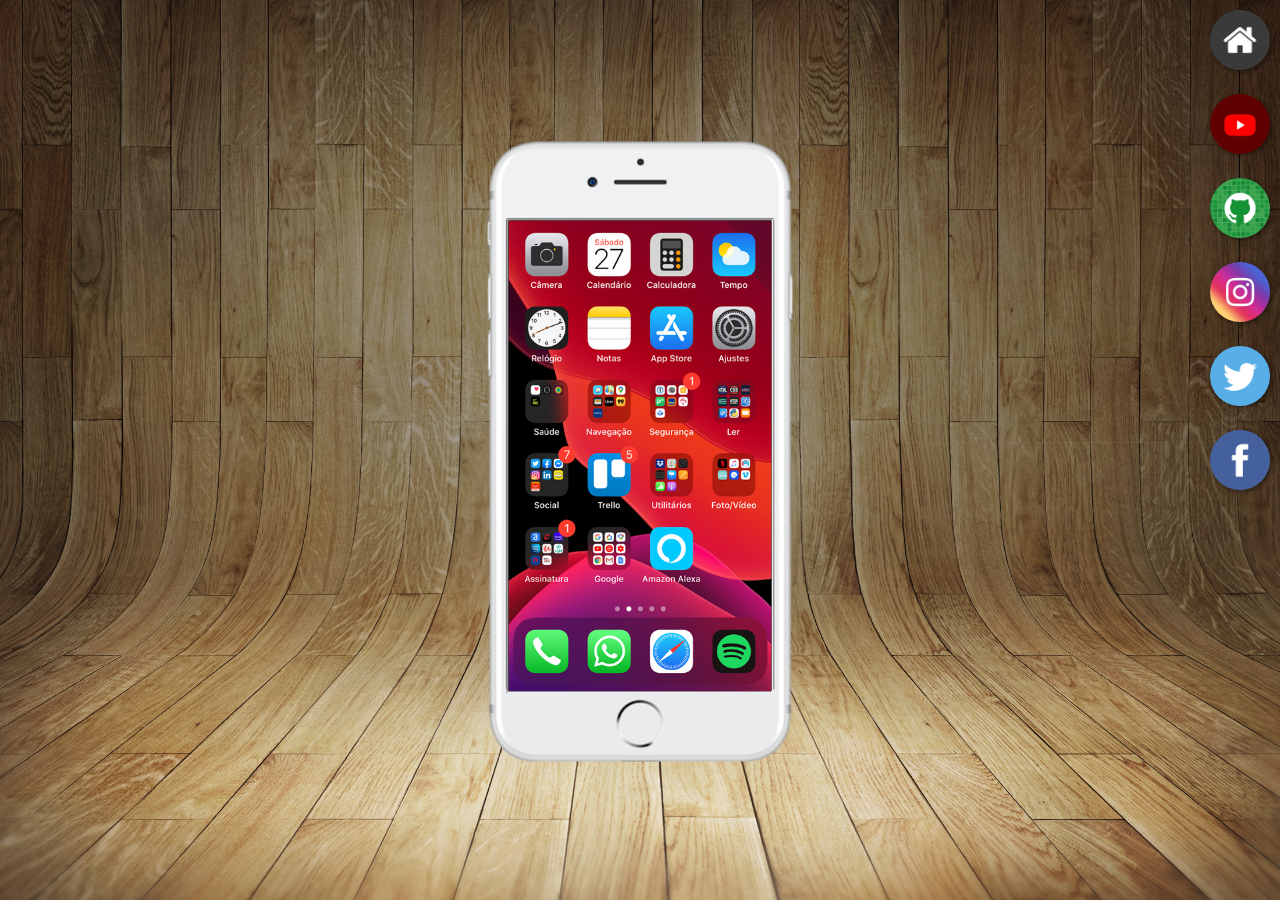
<file: index.html>
<!DOCTYPE html>
<html lang="pt-br">
<head>
    <meta charset="UTF-8">
    <meta name="viewport" content="width=device-width, initial-scale=1.0">
    <title>Redes Sociais</title>
    <link rel="shortcut icon" href="favicon.ico" type="image/x-icon">
    <link rel="stylesheet" href="estilos/style.css">
</head>
<body>
    <main>
        <section id="telefone">
            <iframe src="home.html" name="tela" idframeborder="0" id="tela">
                Seu navegador não é compativel com isso.
            </iframe>
        </section>

        <section id="redes-sociais">
            <a href="home.html" target="tela"><img src="imagens/logo-home.jpg" alt="Home"></a><br>
            <a href="youtube.html" target="tela"><img src="imagens/logo-youtube.jpg" alt="Youtube"></a><br>
            <a href="github.html" target="tela"><img src="imagens/logo-github.jpg" alt="Github"></a><br>
            <a href="instagram.html" target="tela"><img src="imagens/logo-instagram.jpg" alt="Instagram"></a><br>
            <a href="twitter.html" target="tela"><img src="imagens/logo-twitter.jpg" alt="Twitter"></a><br>
            <a href="facebook.html" target="tela"><img src="imagens/logo-facebook.jpg" alt="Facebook"></a>
        </section>
    </main>
</body>
</html>
</file>
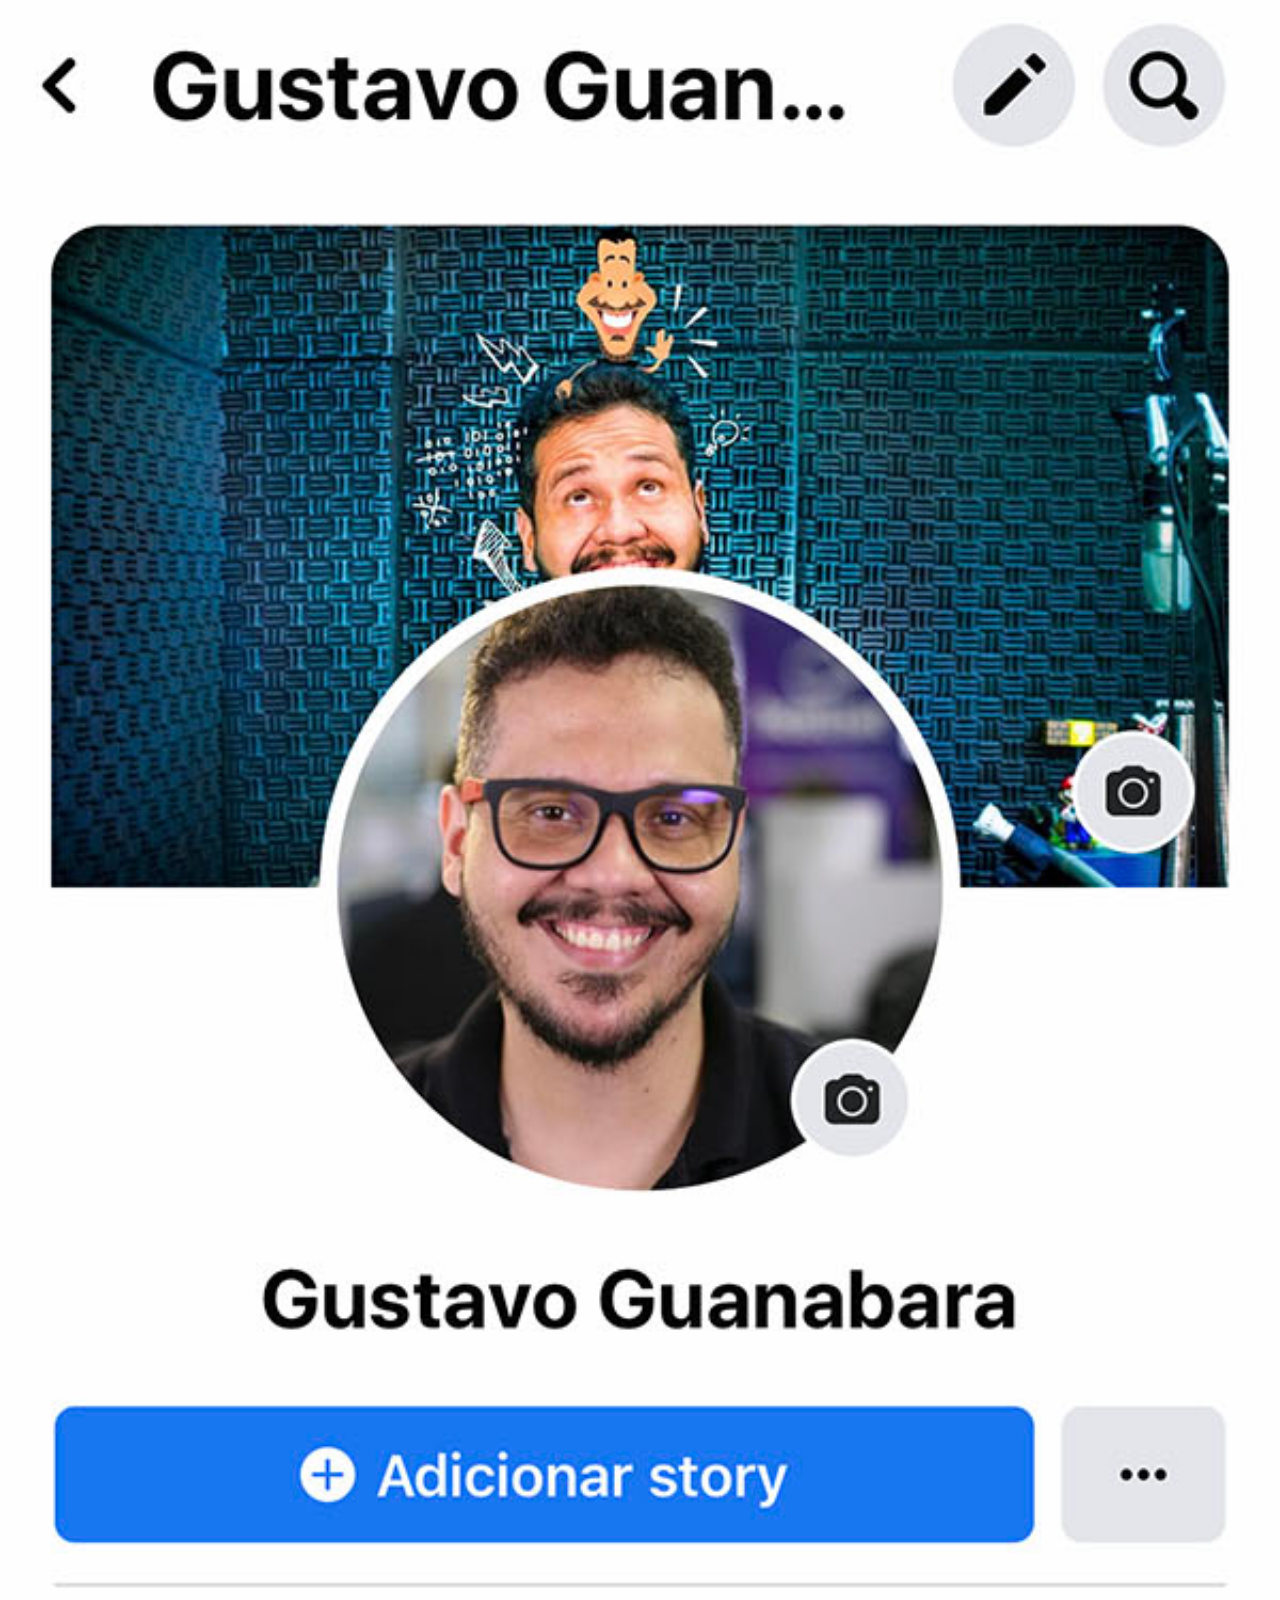
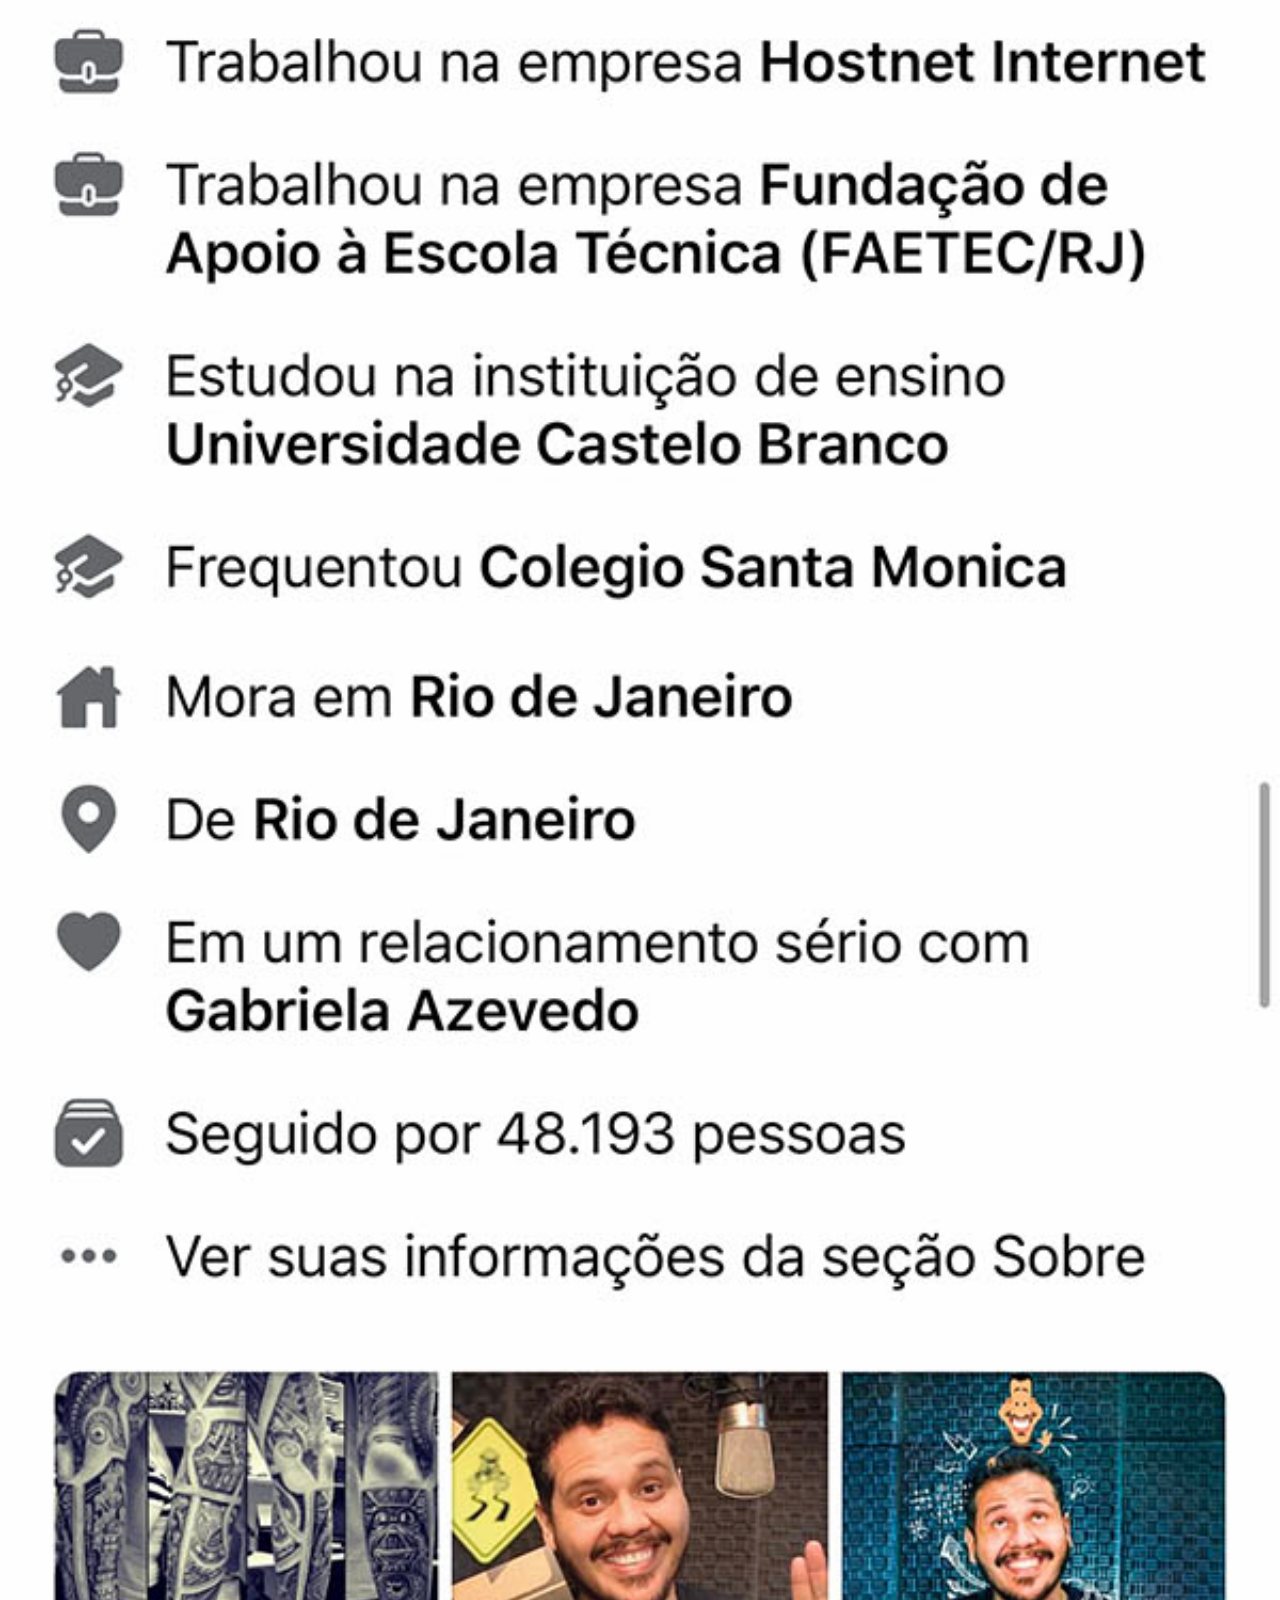
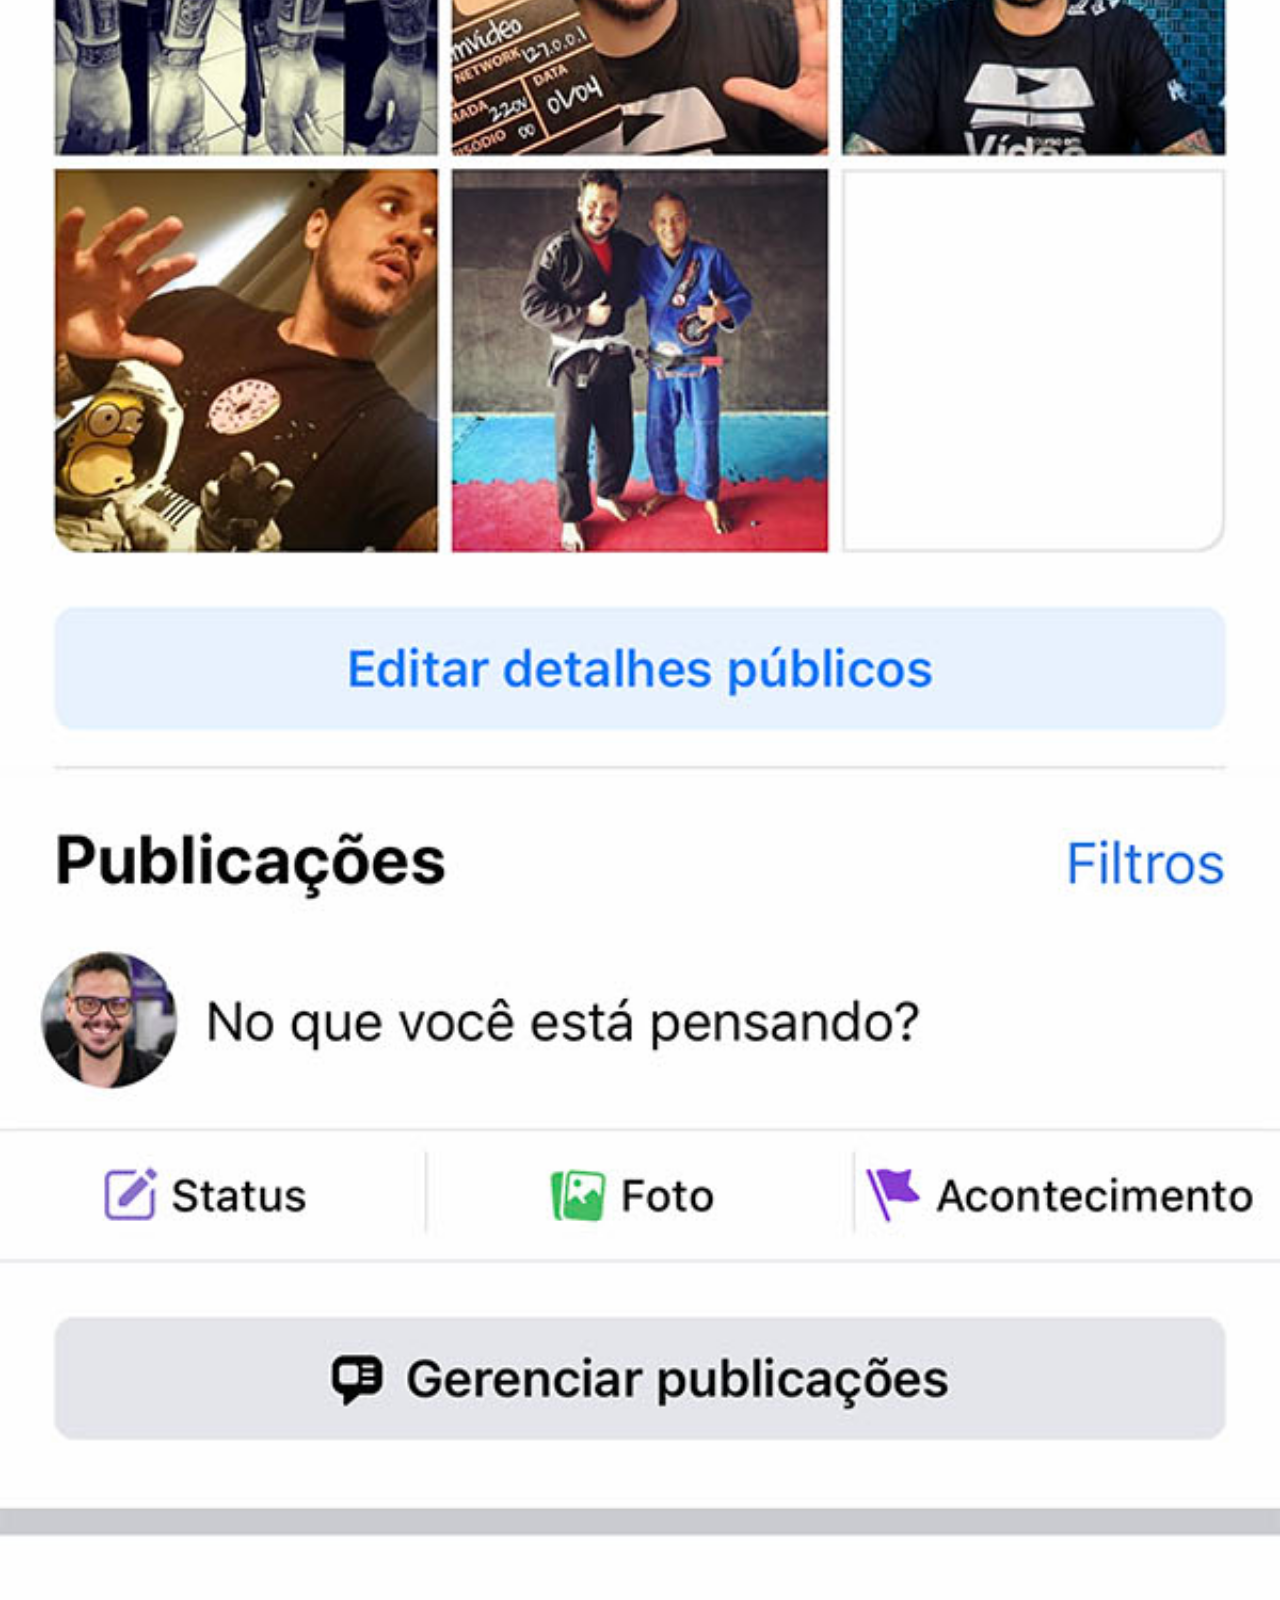
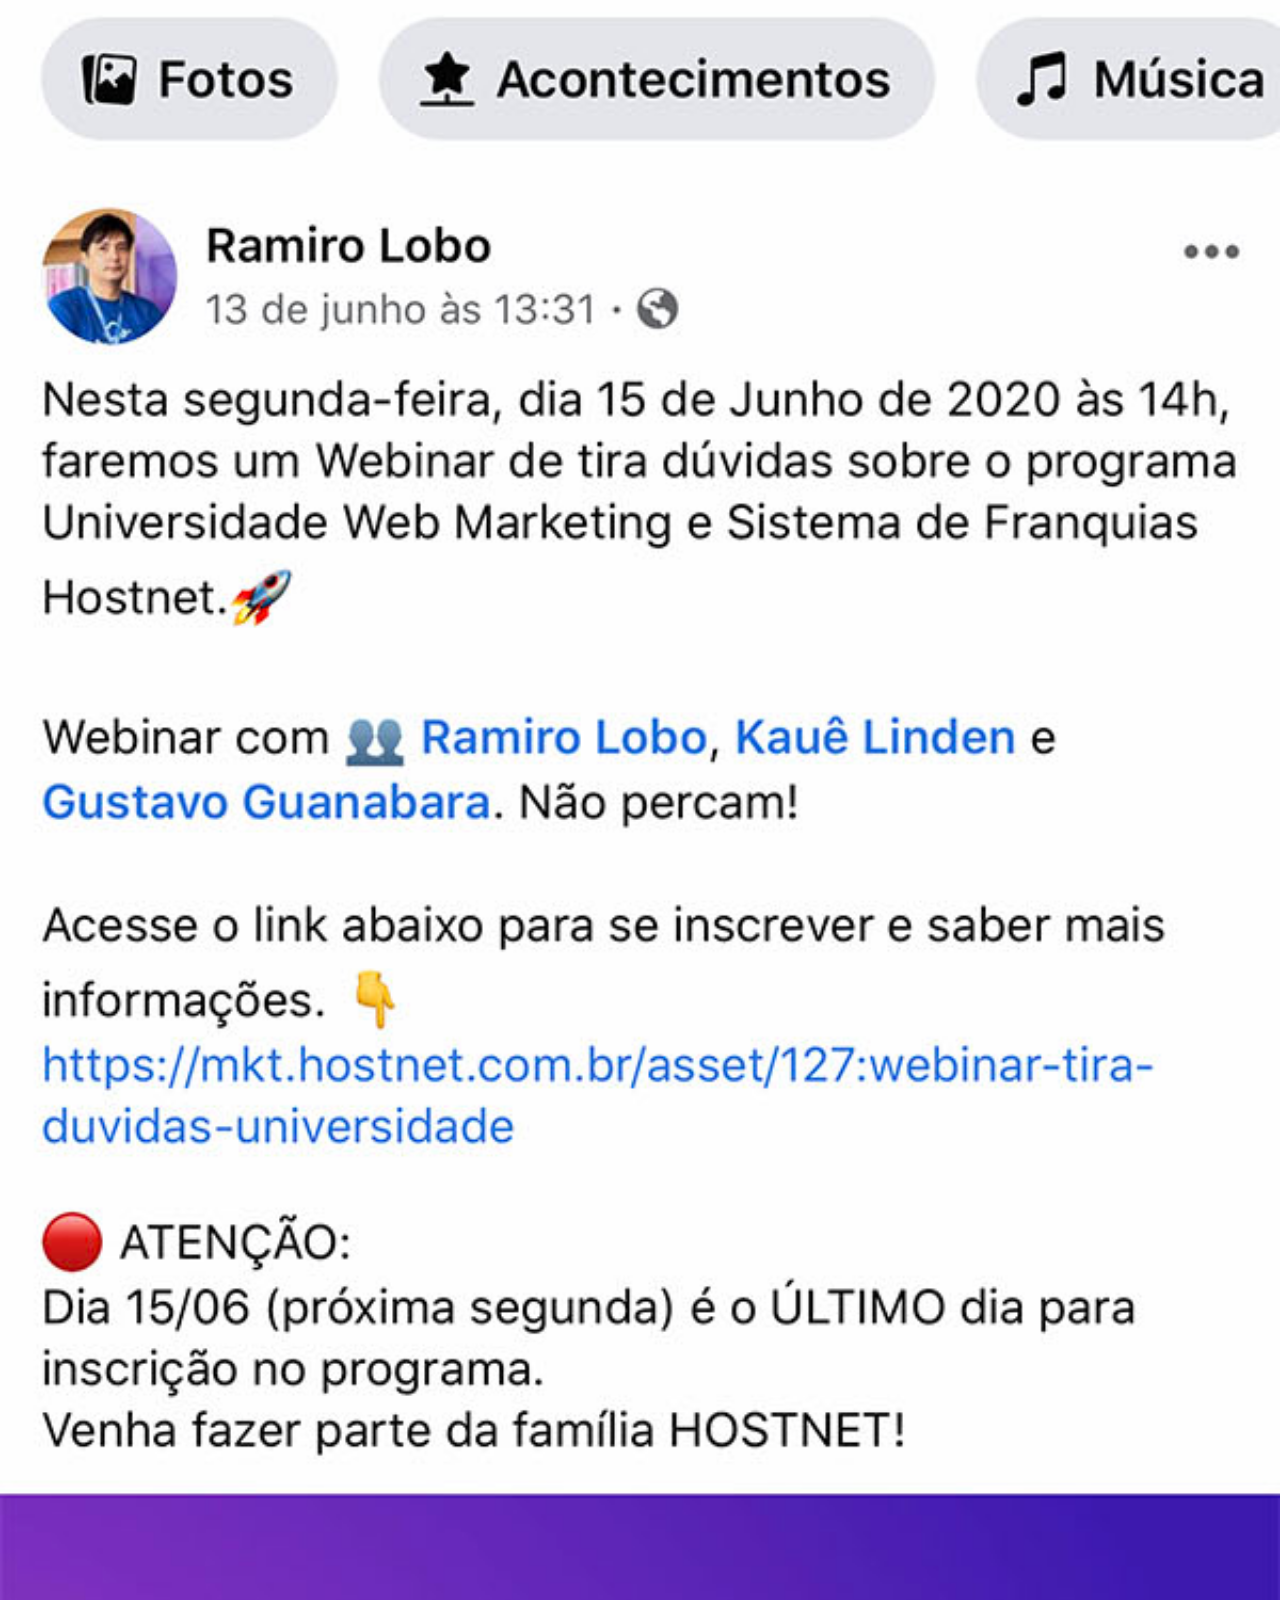
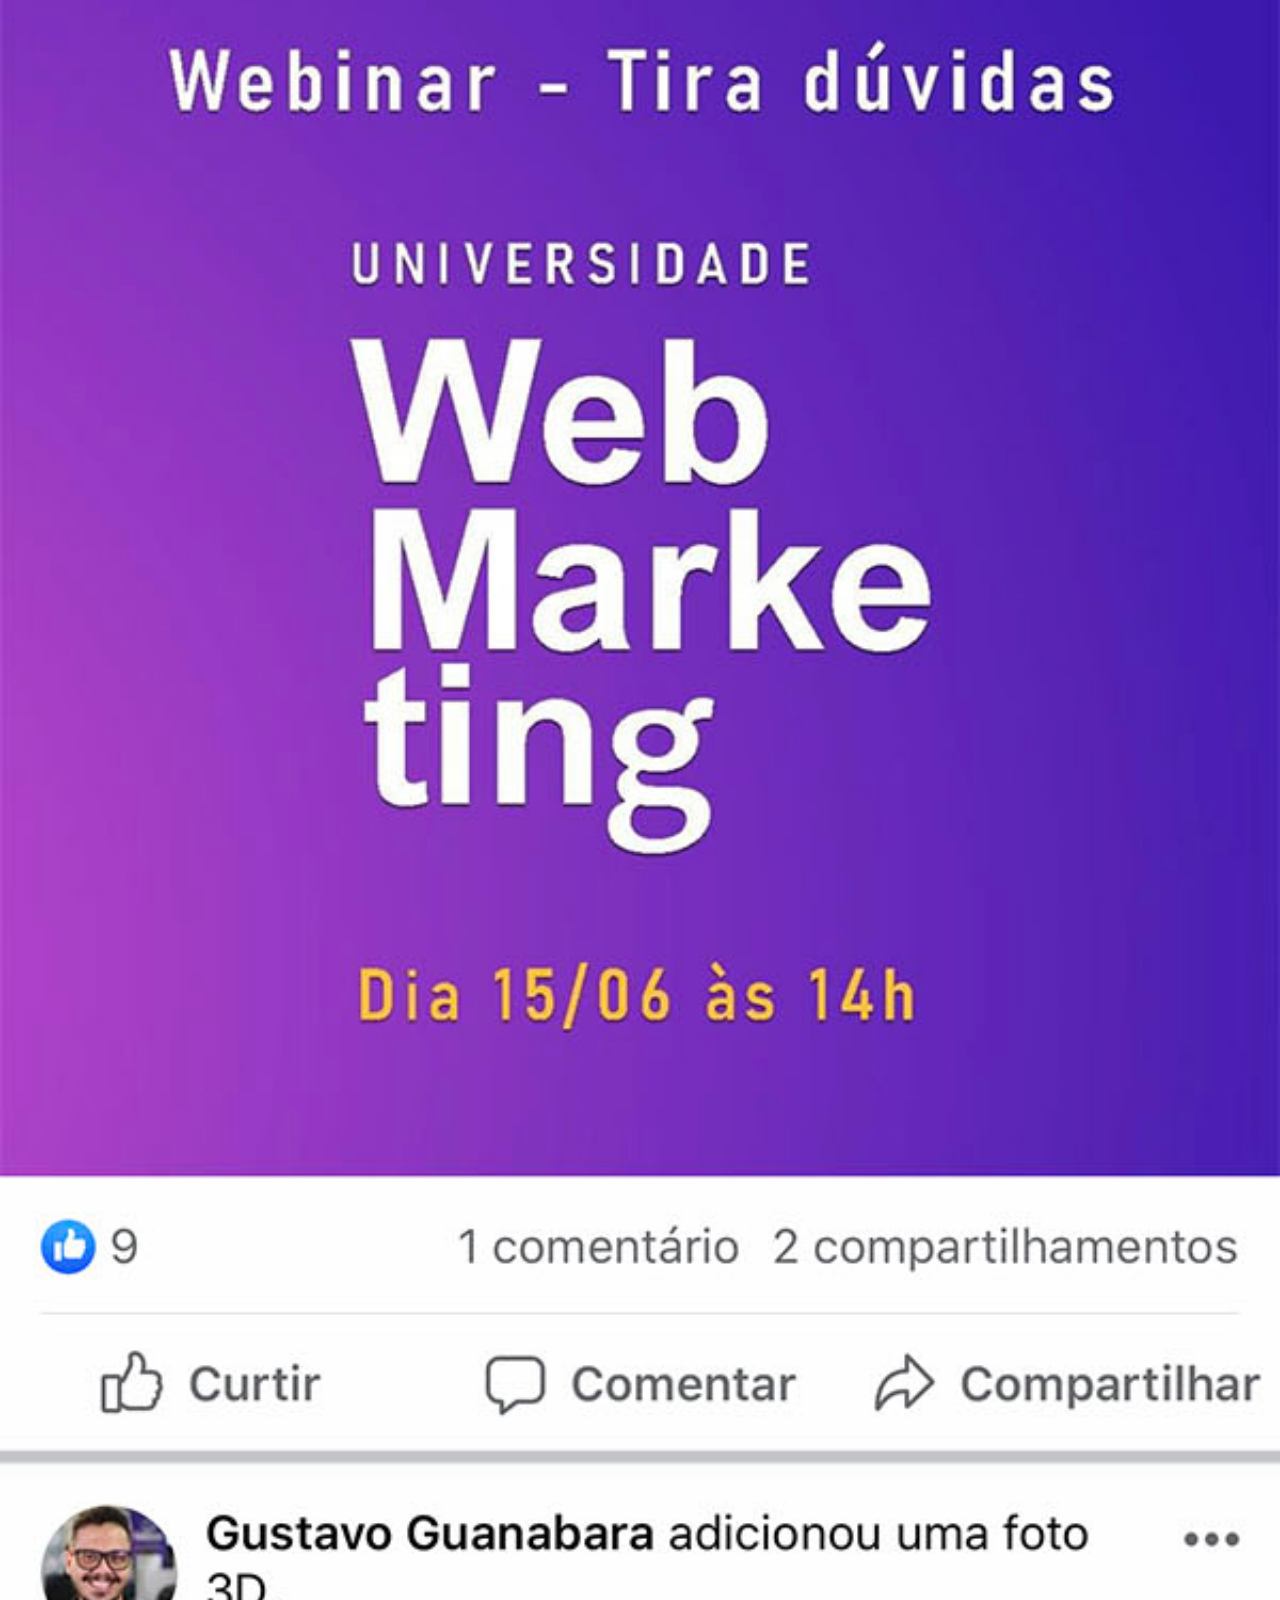
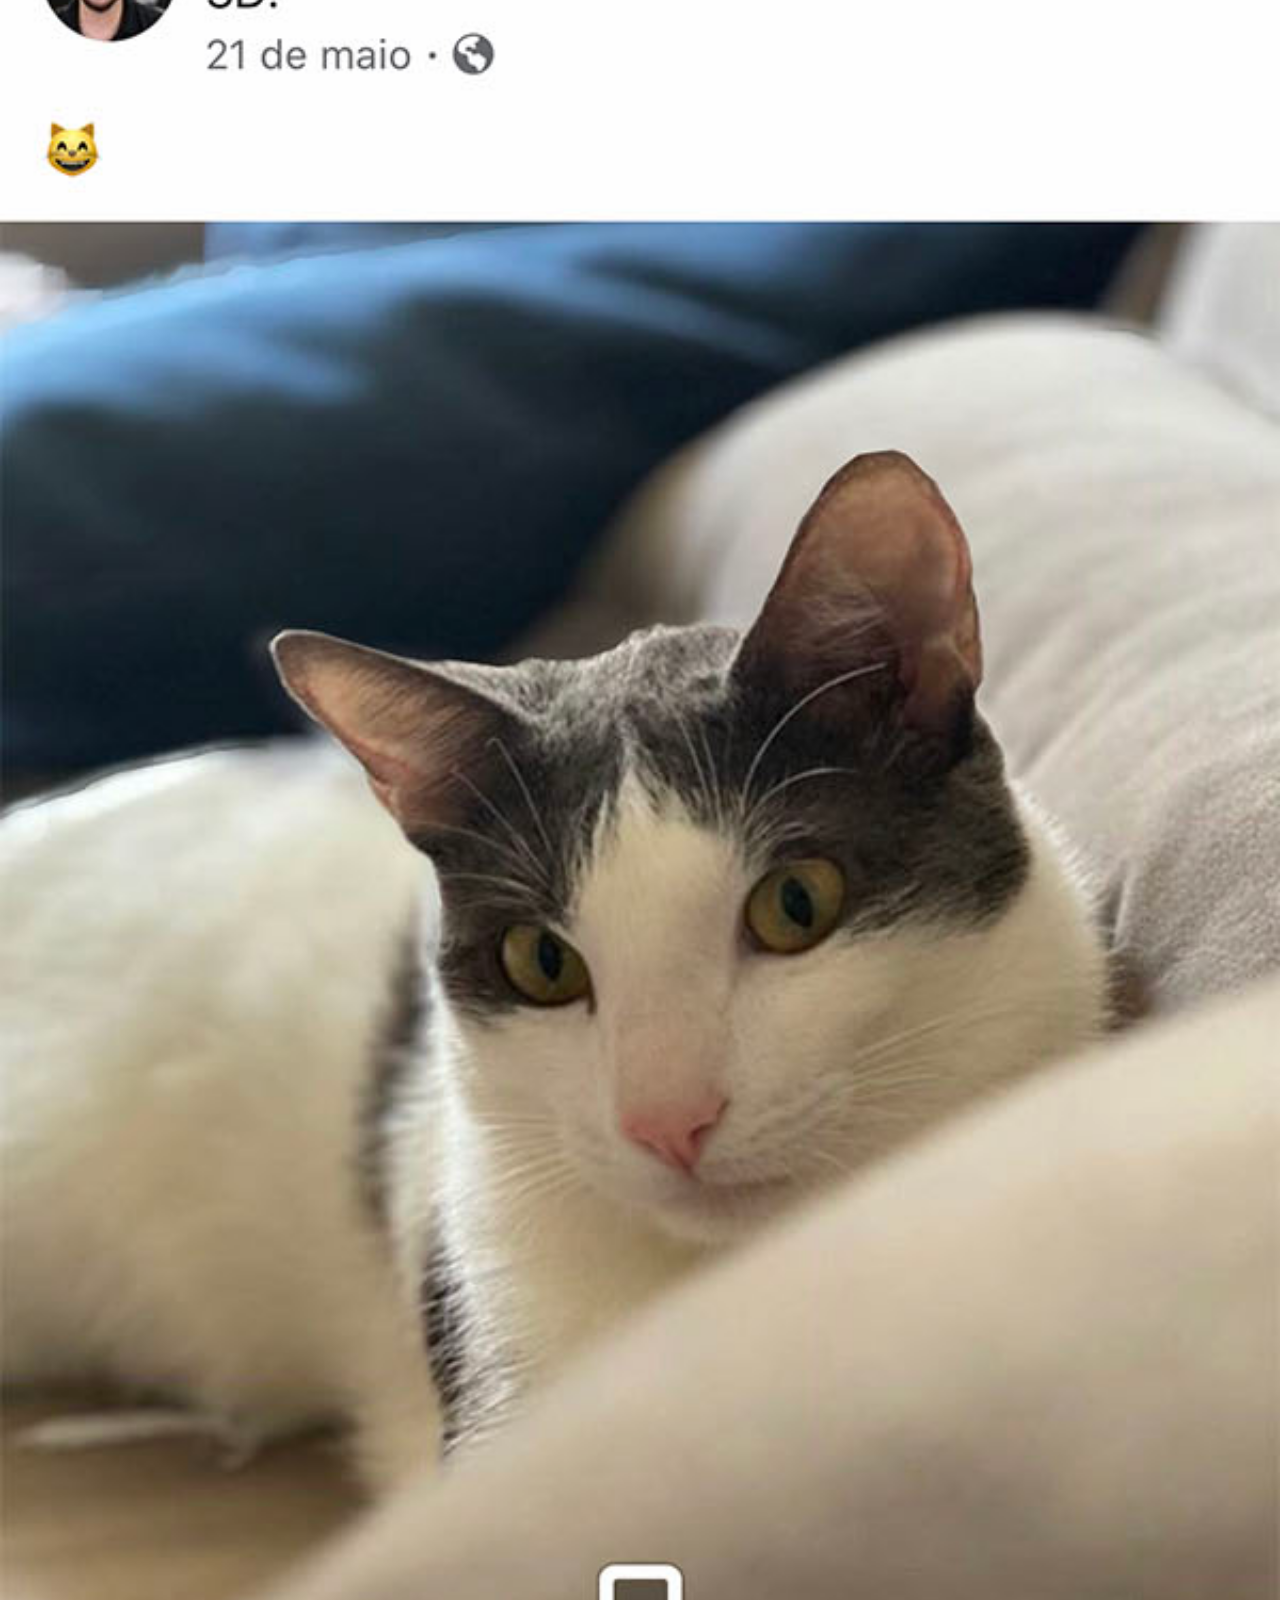
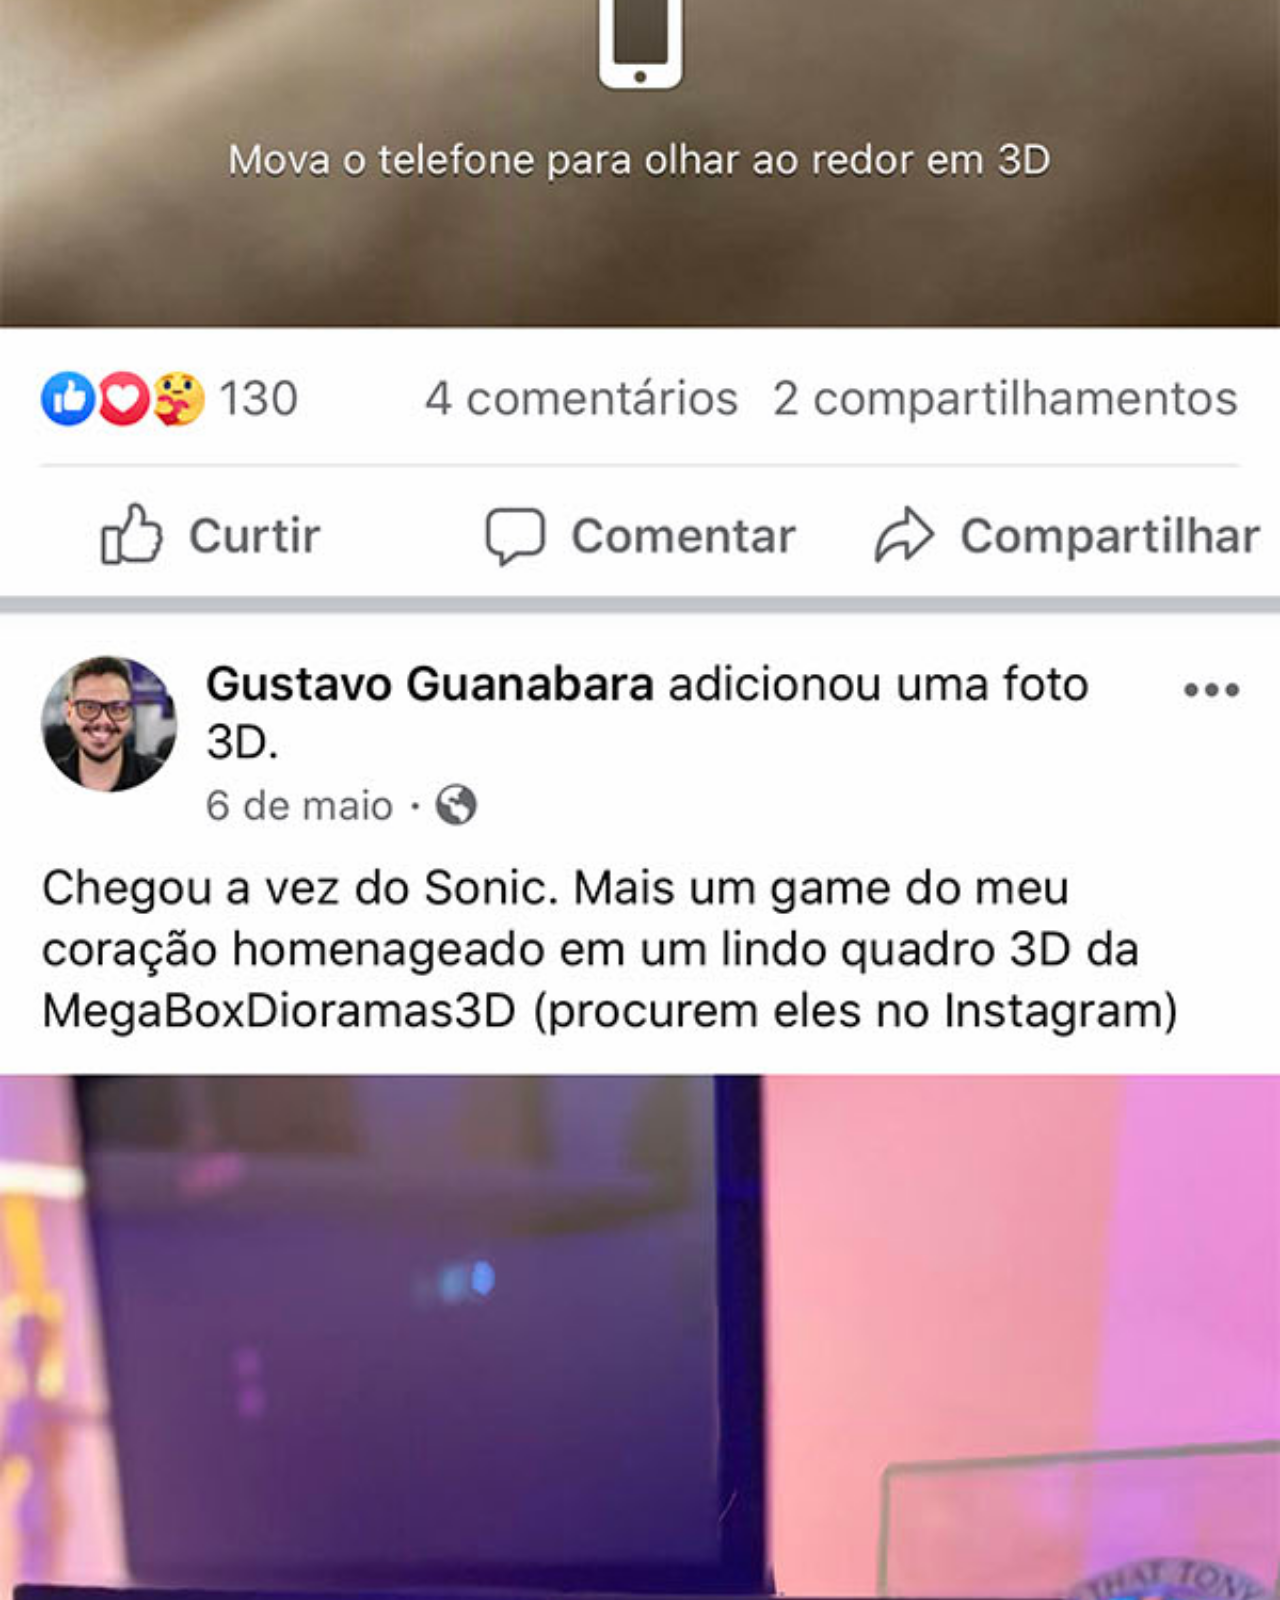
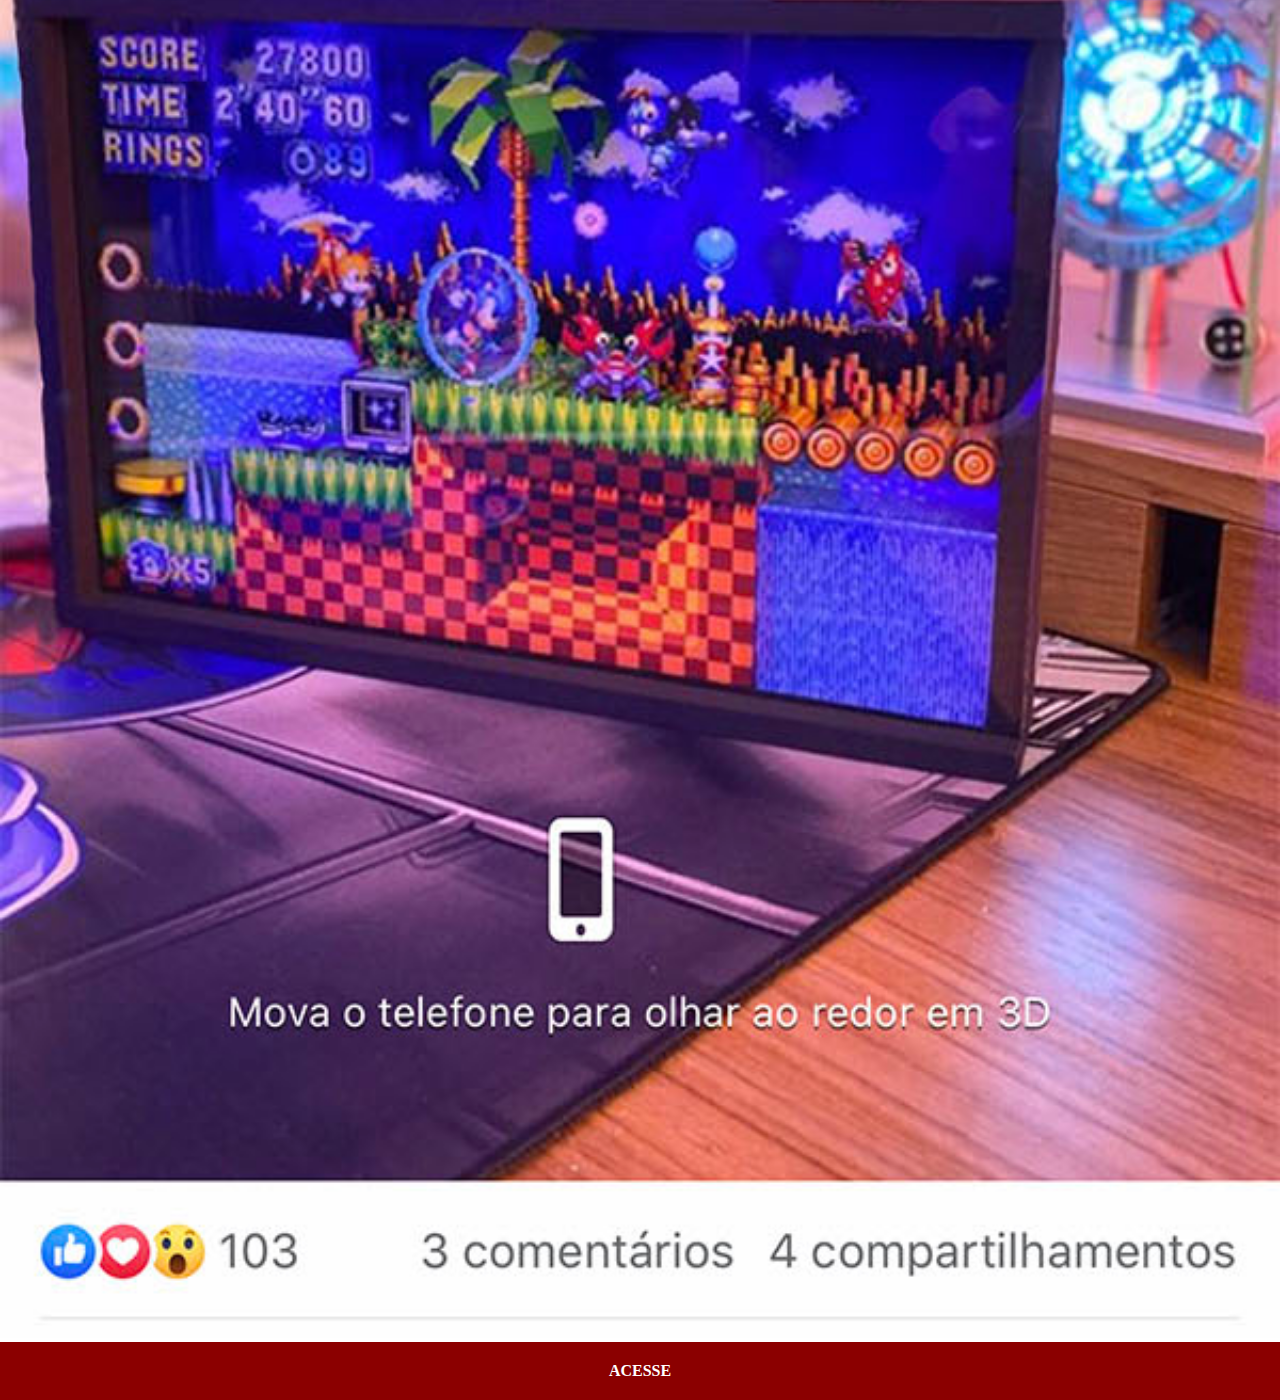
<file: facebook.html>
<!DOCTYPE html>
<html lang="pt-br">
<head>
    <meta charset="UTF-8">
    <meta name="viewport" content="width=device-width, initial-scale=1.0">
    <title>Facebook</title>
    <link rel="stylesheet" href="estilo/social.css">
</head>
<body>
    <img src="imagens/tela-facebook.jpg" alt="Instagram"> <a href="https://www.facebook.com/gustavoguanabara/?locale=pt_BR" target="_blank">ACESSE</a>
</body>
</html>
</file>
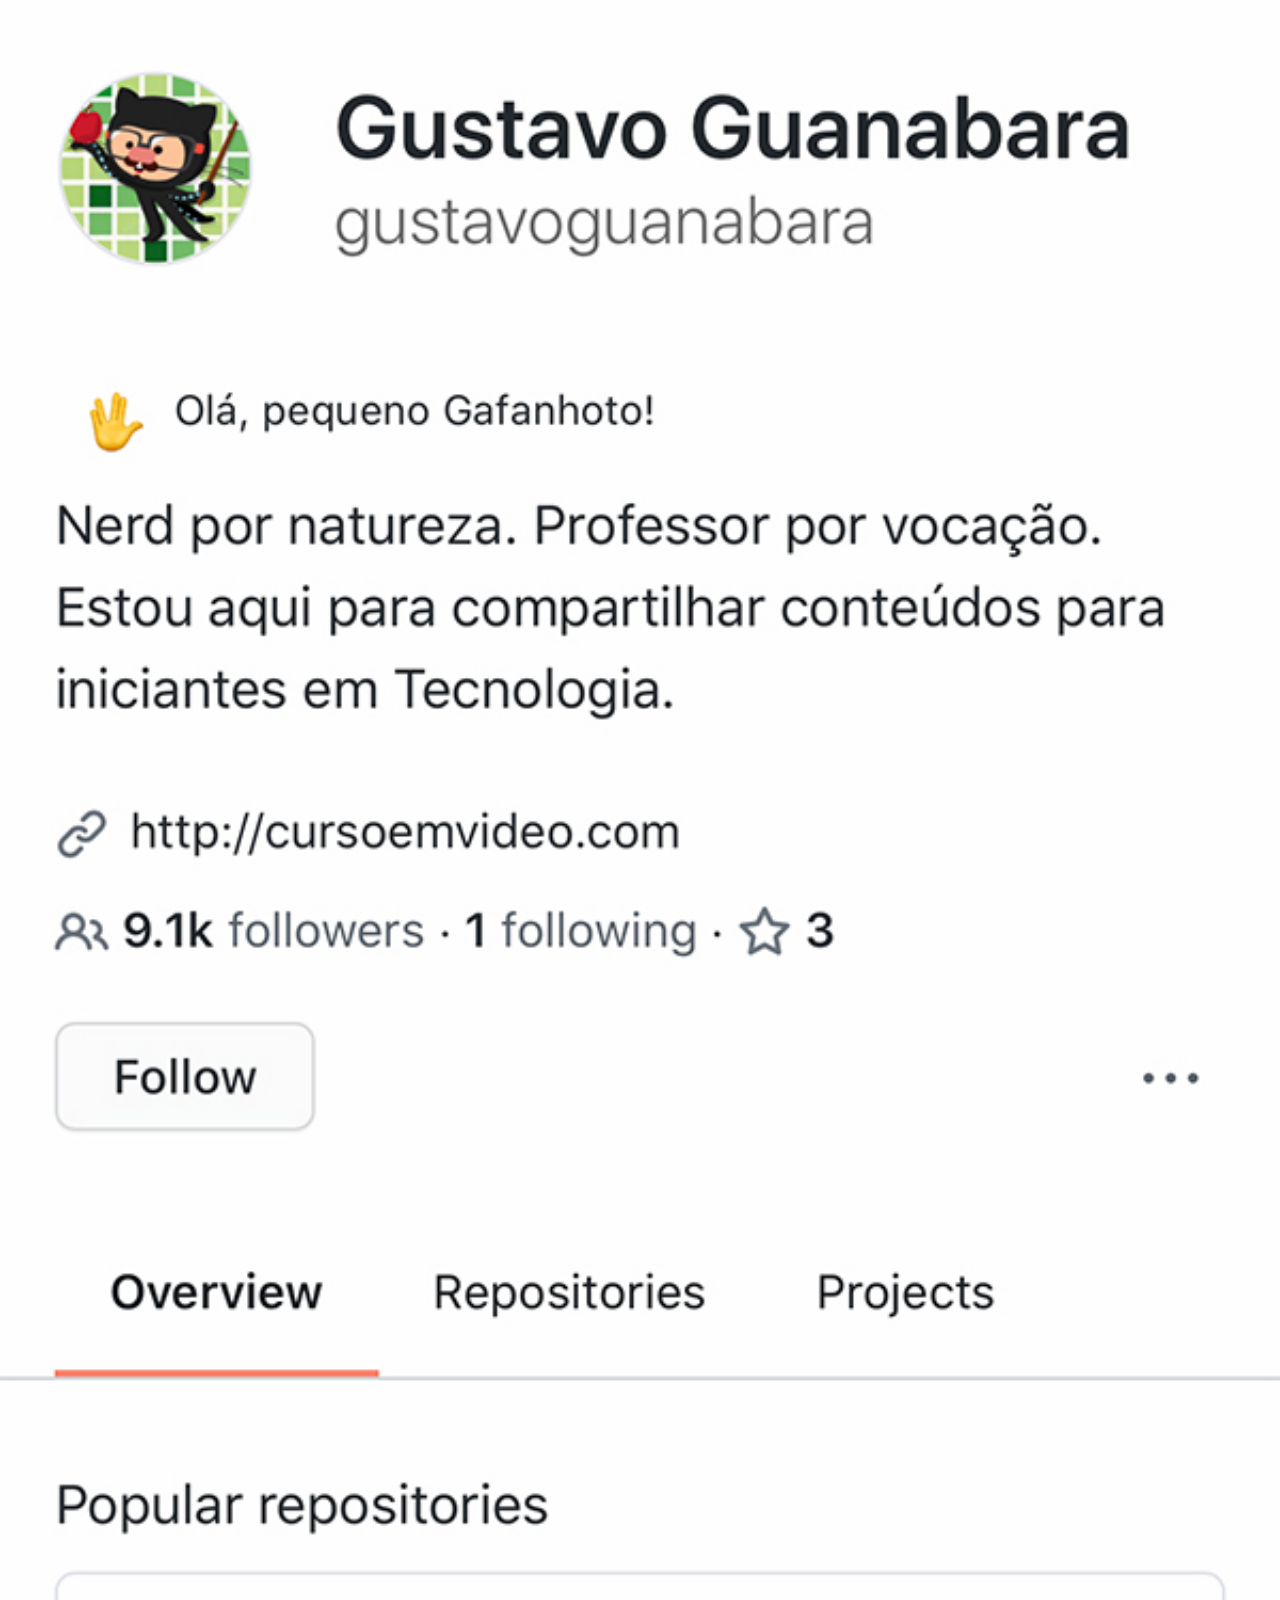
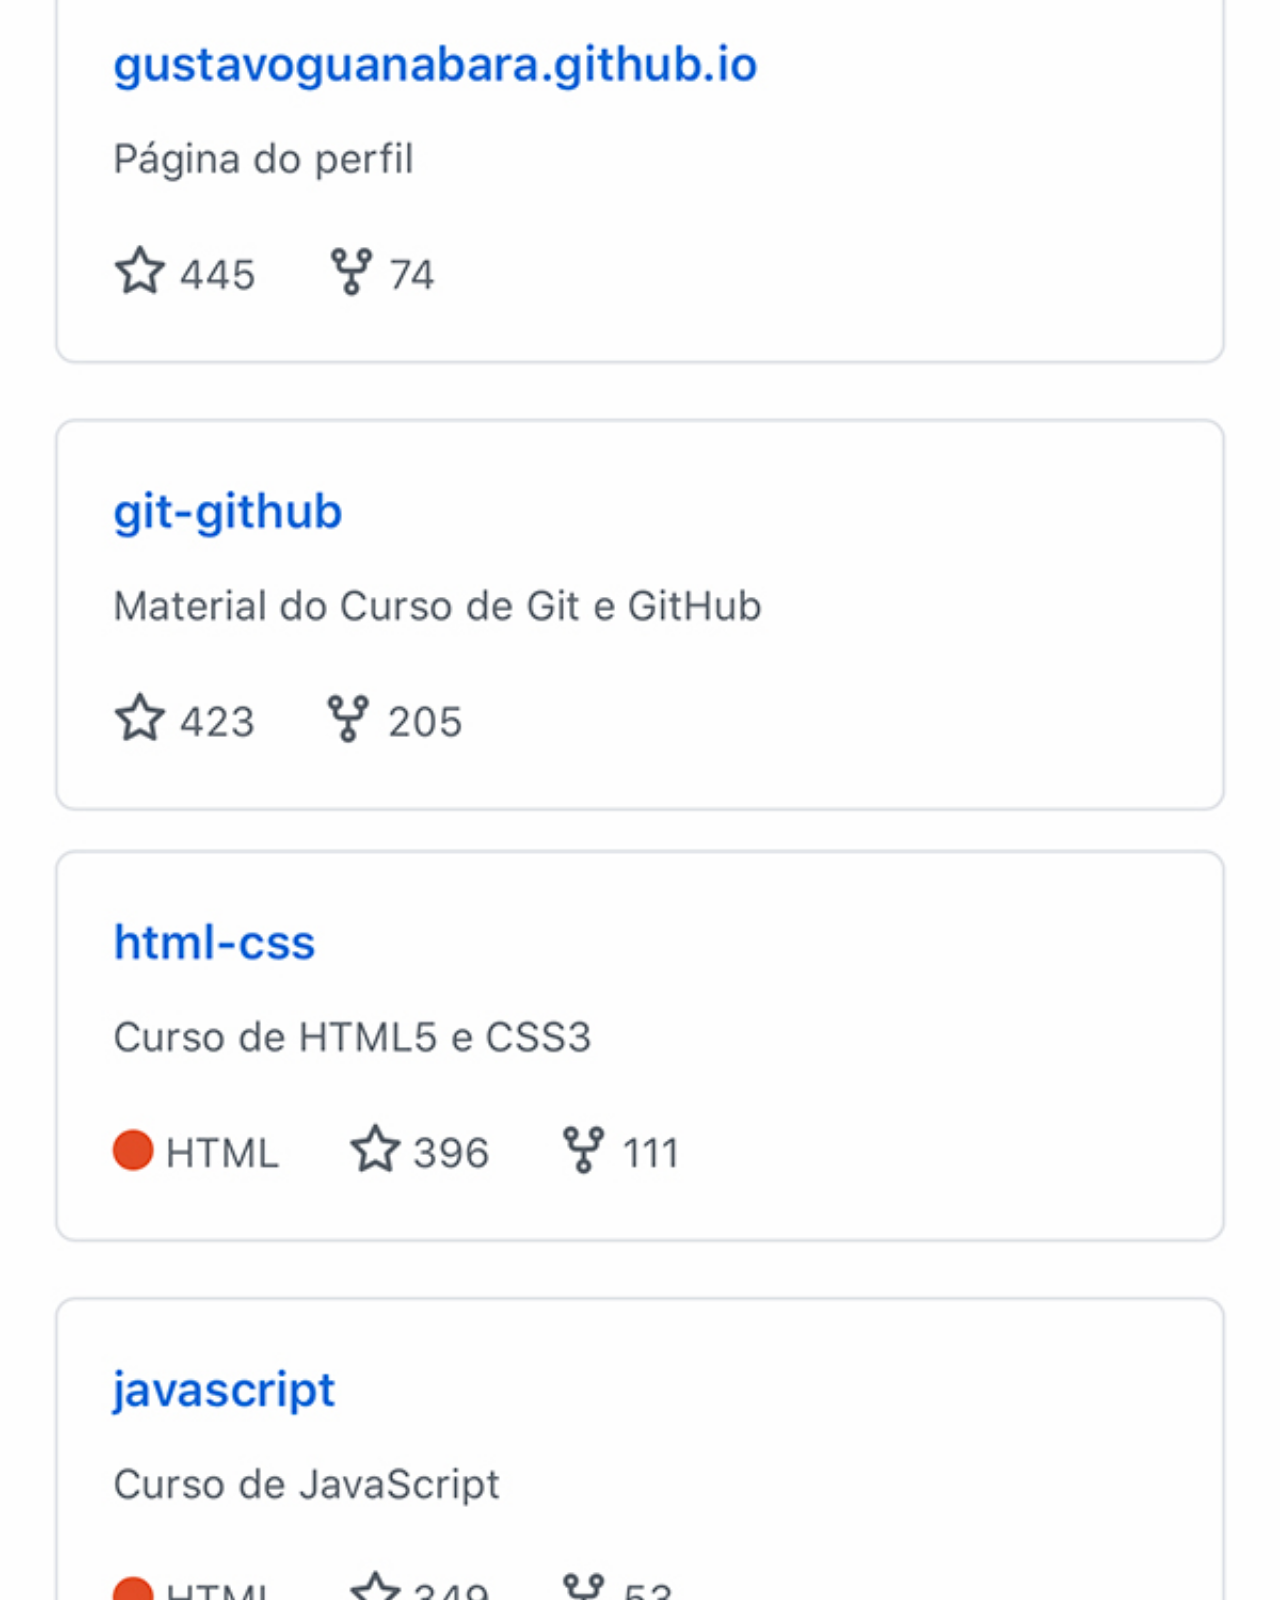
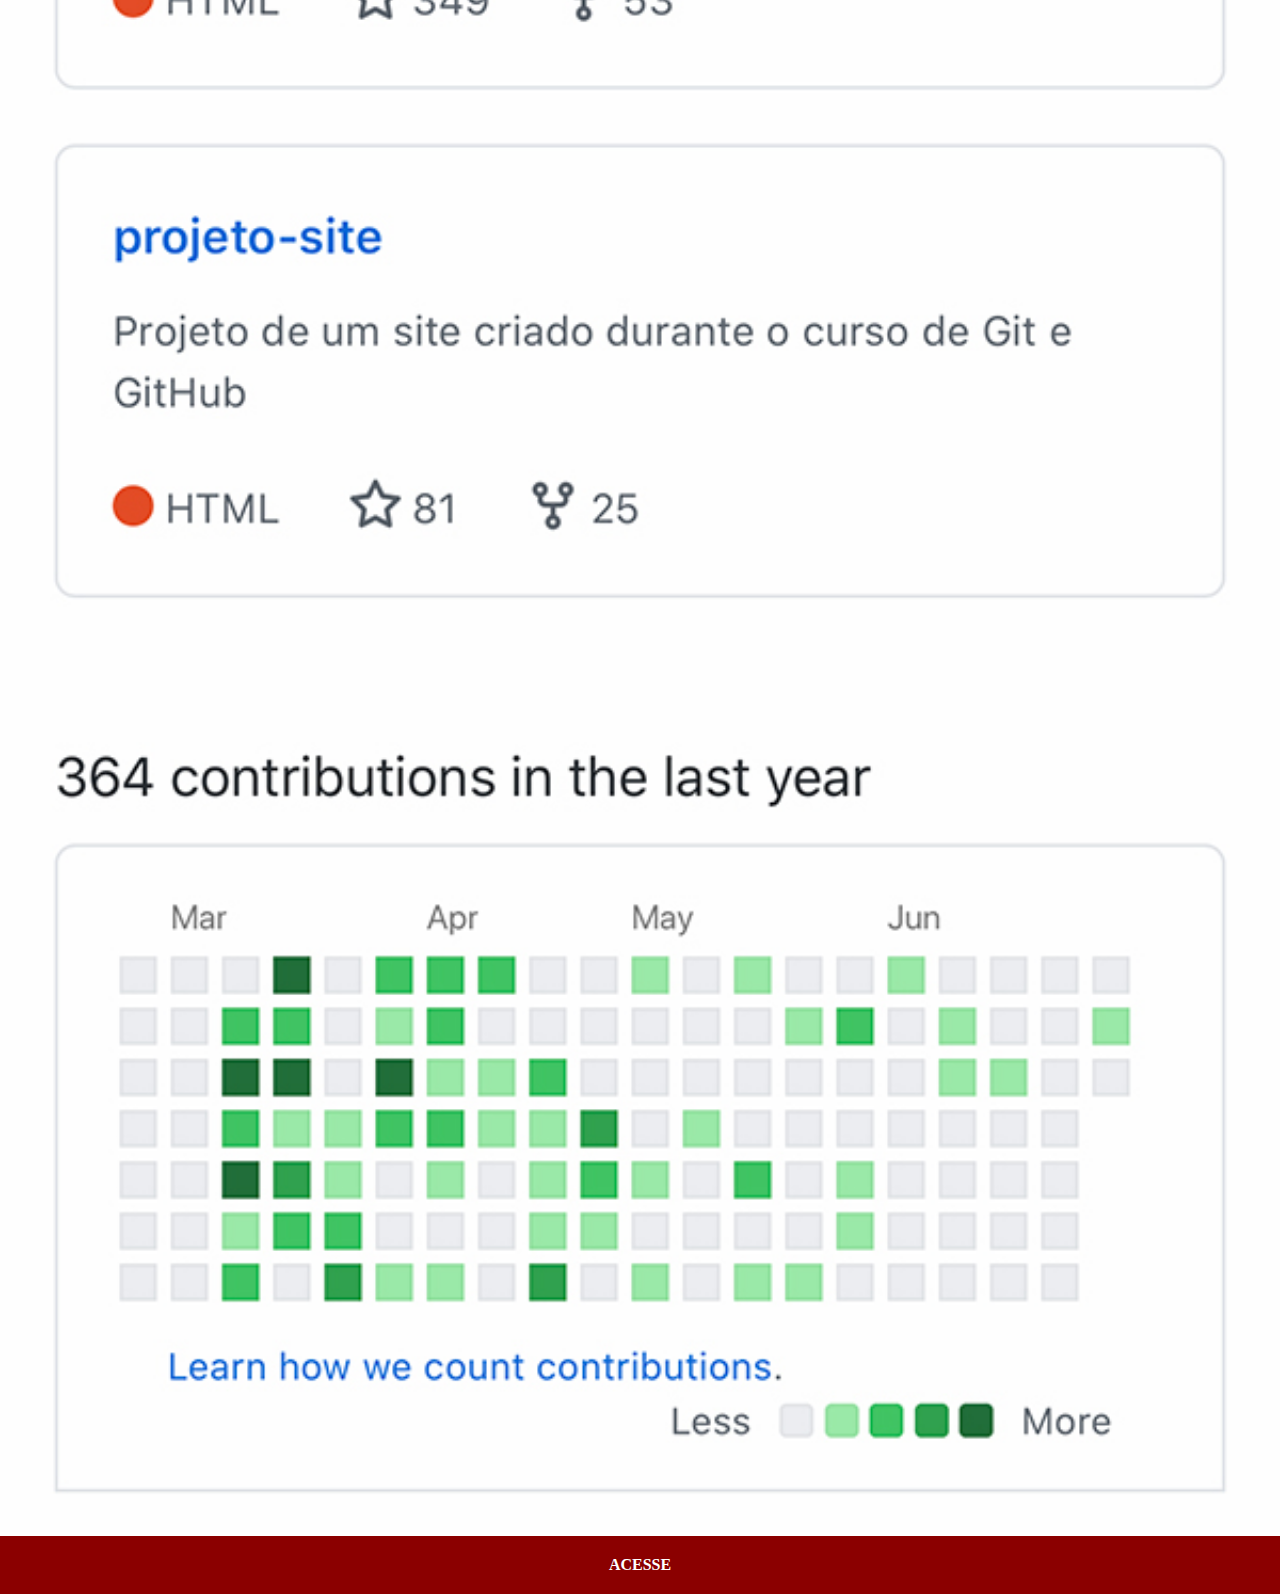
<file: github.html>
<!DOCTYPE html>
<html lang="pt-br">
<head>
    <meta charset="UTF-8">
    <meta name="viewport" content="width=device-width, initial-scale=1.0">
    <title>Github</title>
    <link rel="stylesheet" href="estilo/social.css">
</head>
<body>
    <img src="imagens/tela-github.jpg" alt="Github"> <a href="https://github.com/gustavoguanabara" target="_blank">ACESSE</a>
</body>
</html>
</file>
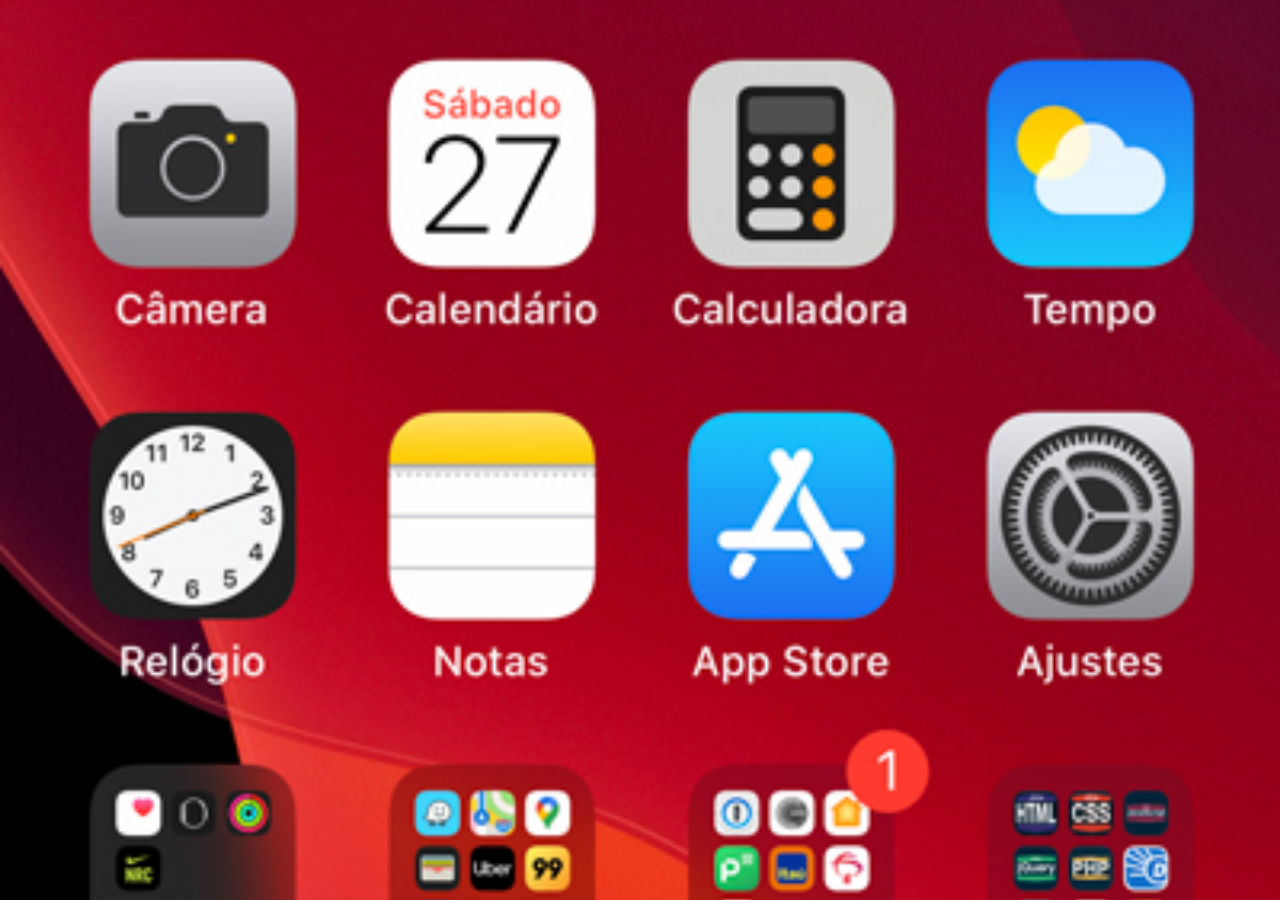
<file: home.html>
<!DOCTYPE html>
<html lang="pt-br">
<head>
    <meta charset="UTF-8">
    <meta name="viewport" content="width=device-width, initial-scale=1.0">
    <title>Home</title>
</head>
<style>
      * {
        margin: 0px;
        padding: 0px;
      }

body {
    width: 100vw;
    height: 100vh;
    background: black url(imagens/tela-home.jpg) no-repeat top center;
    background-size: cover;
}
</style>
<body>
    
</body>
</html>
</file>
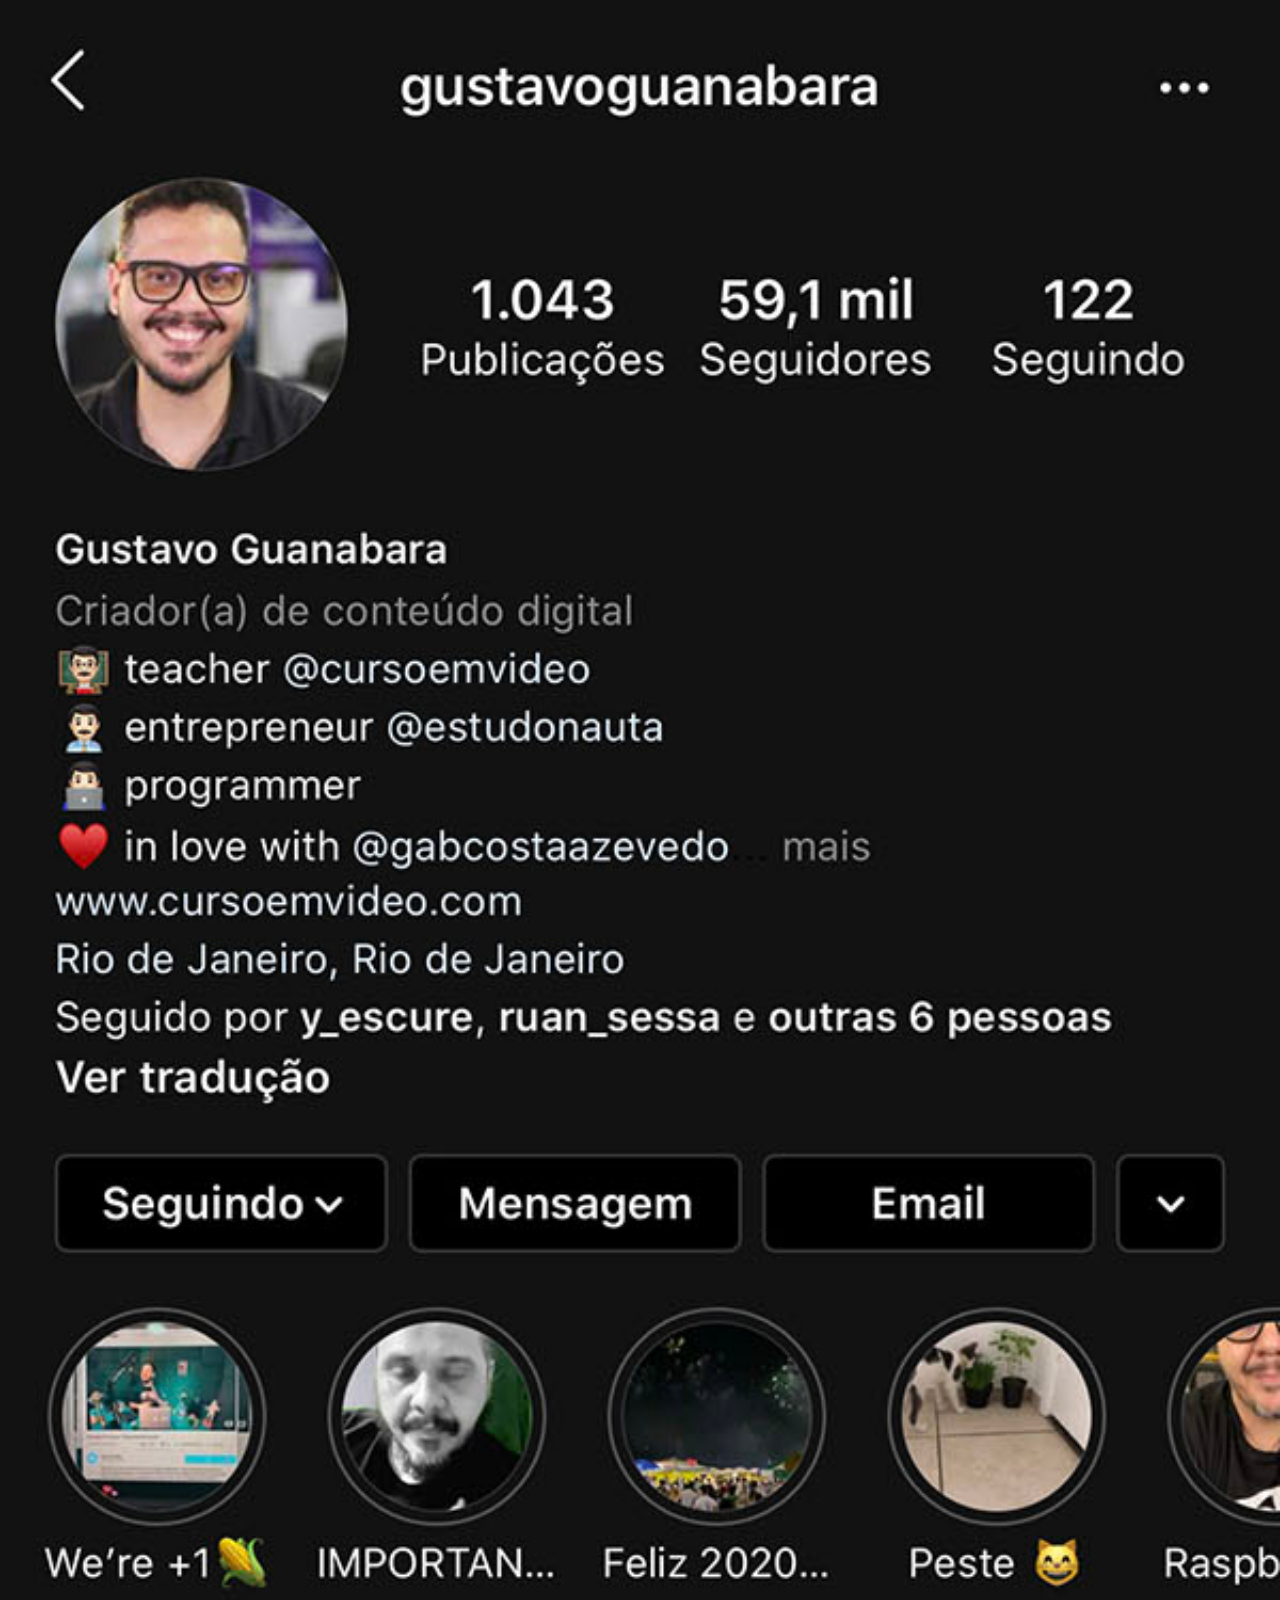
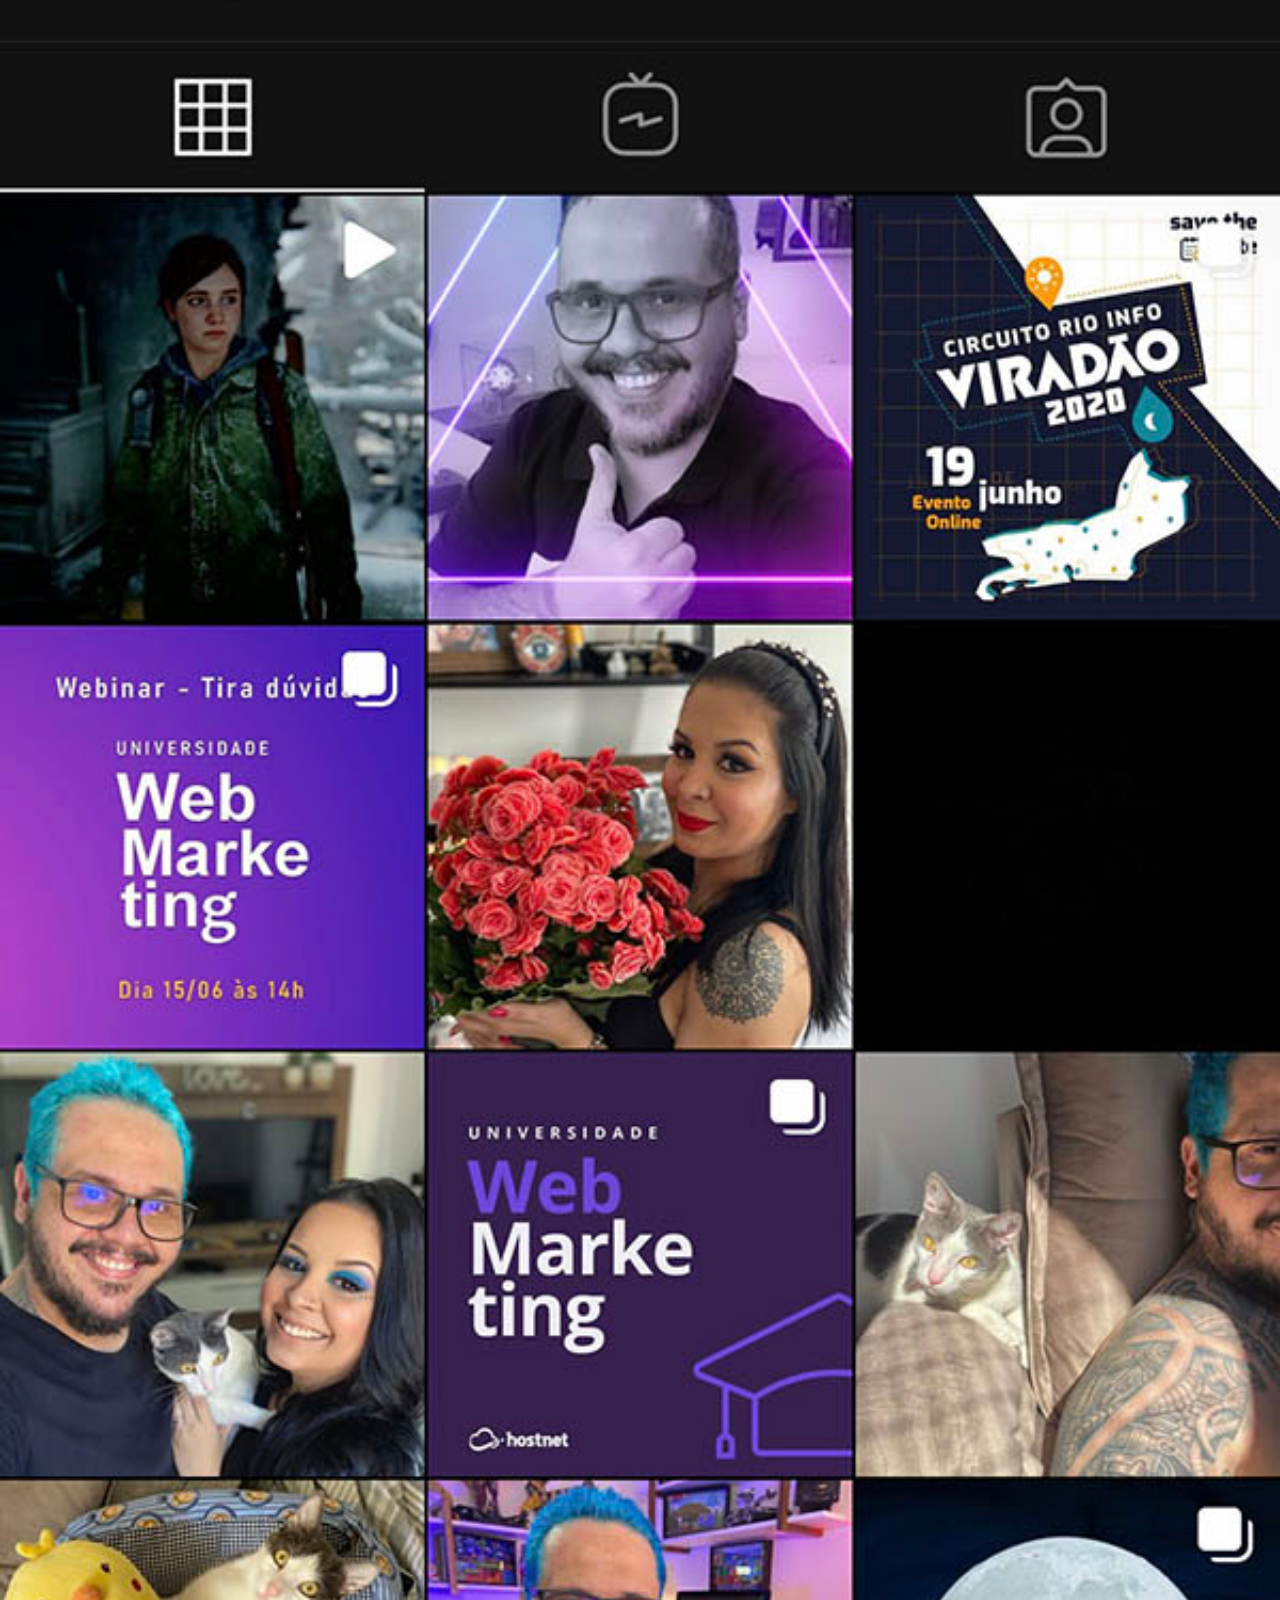
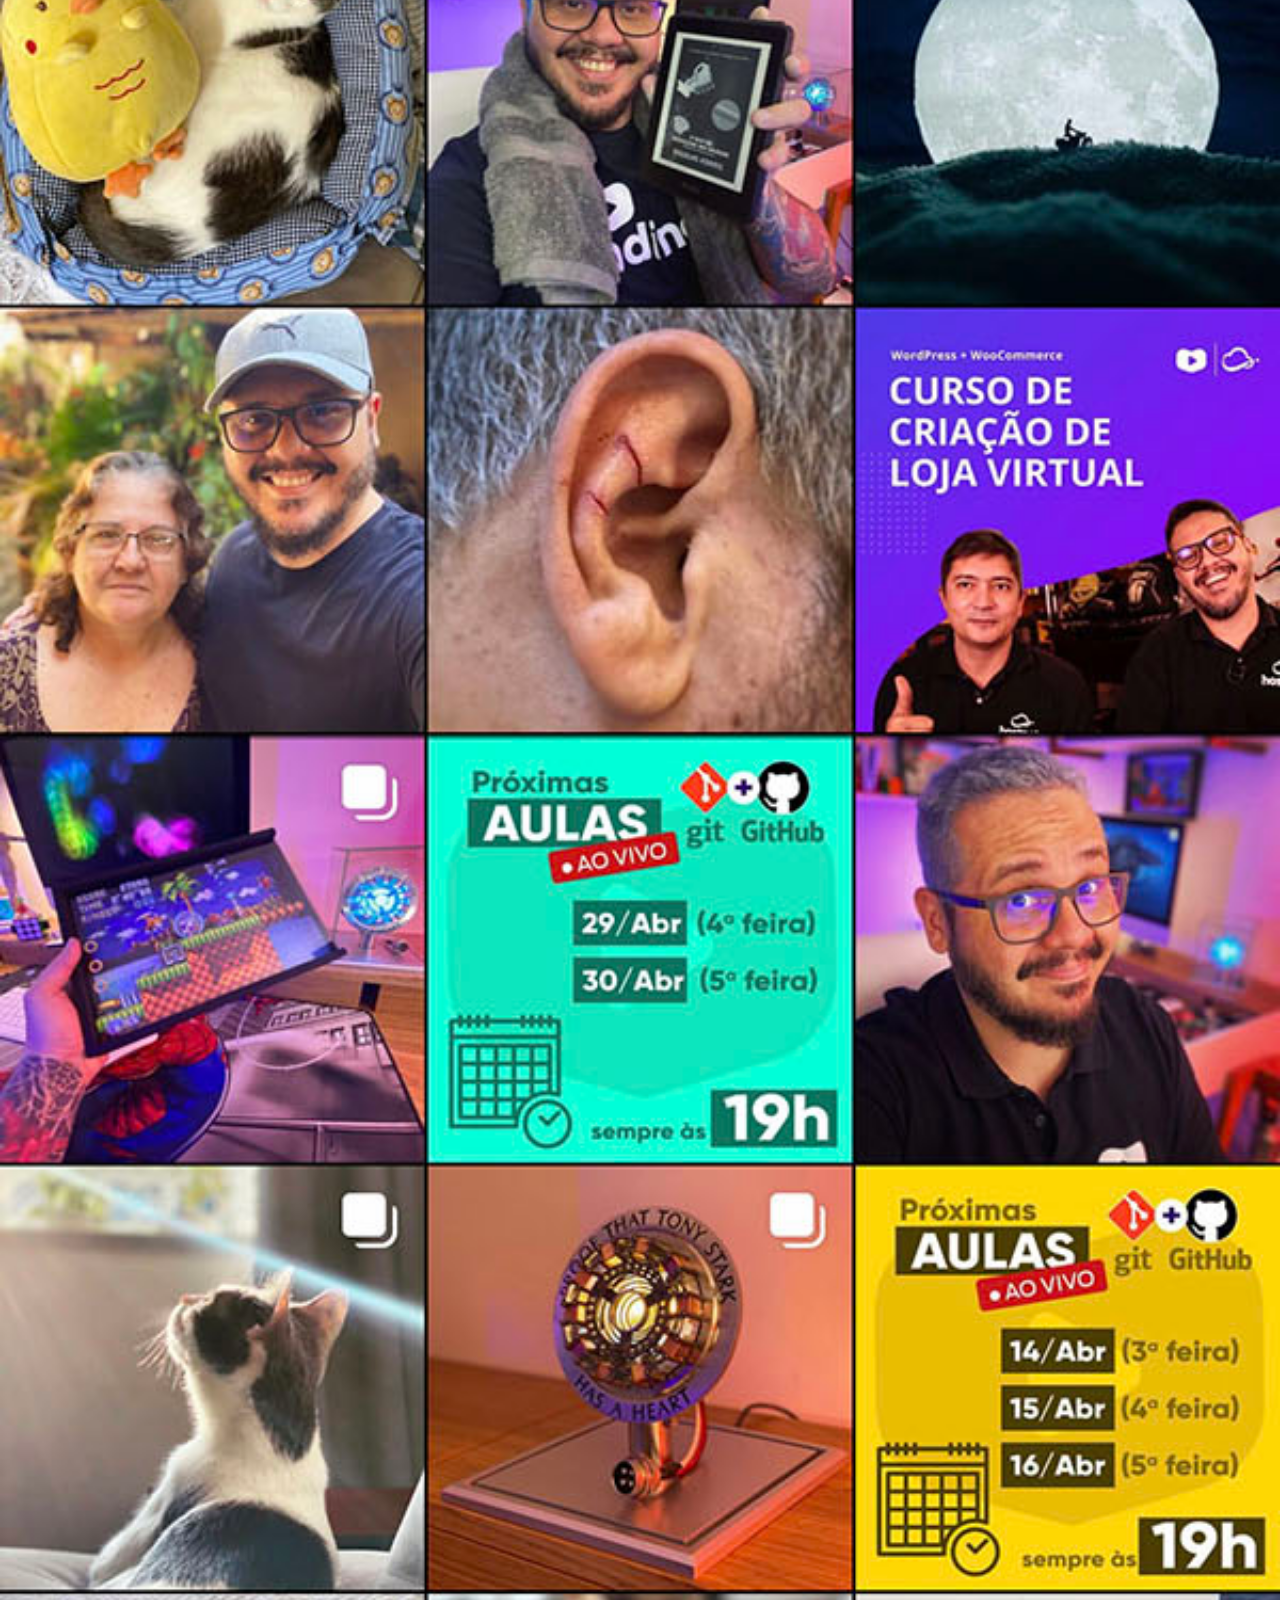
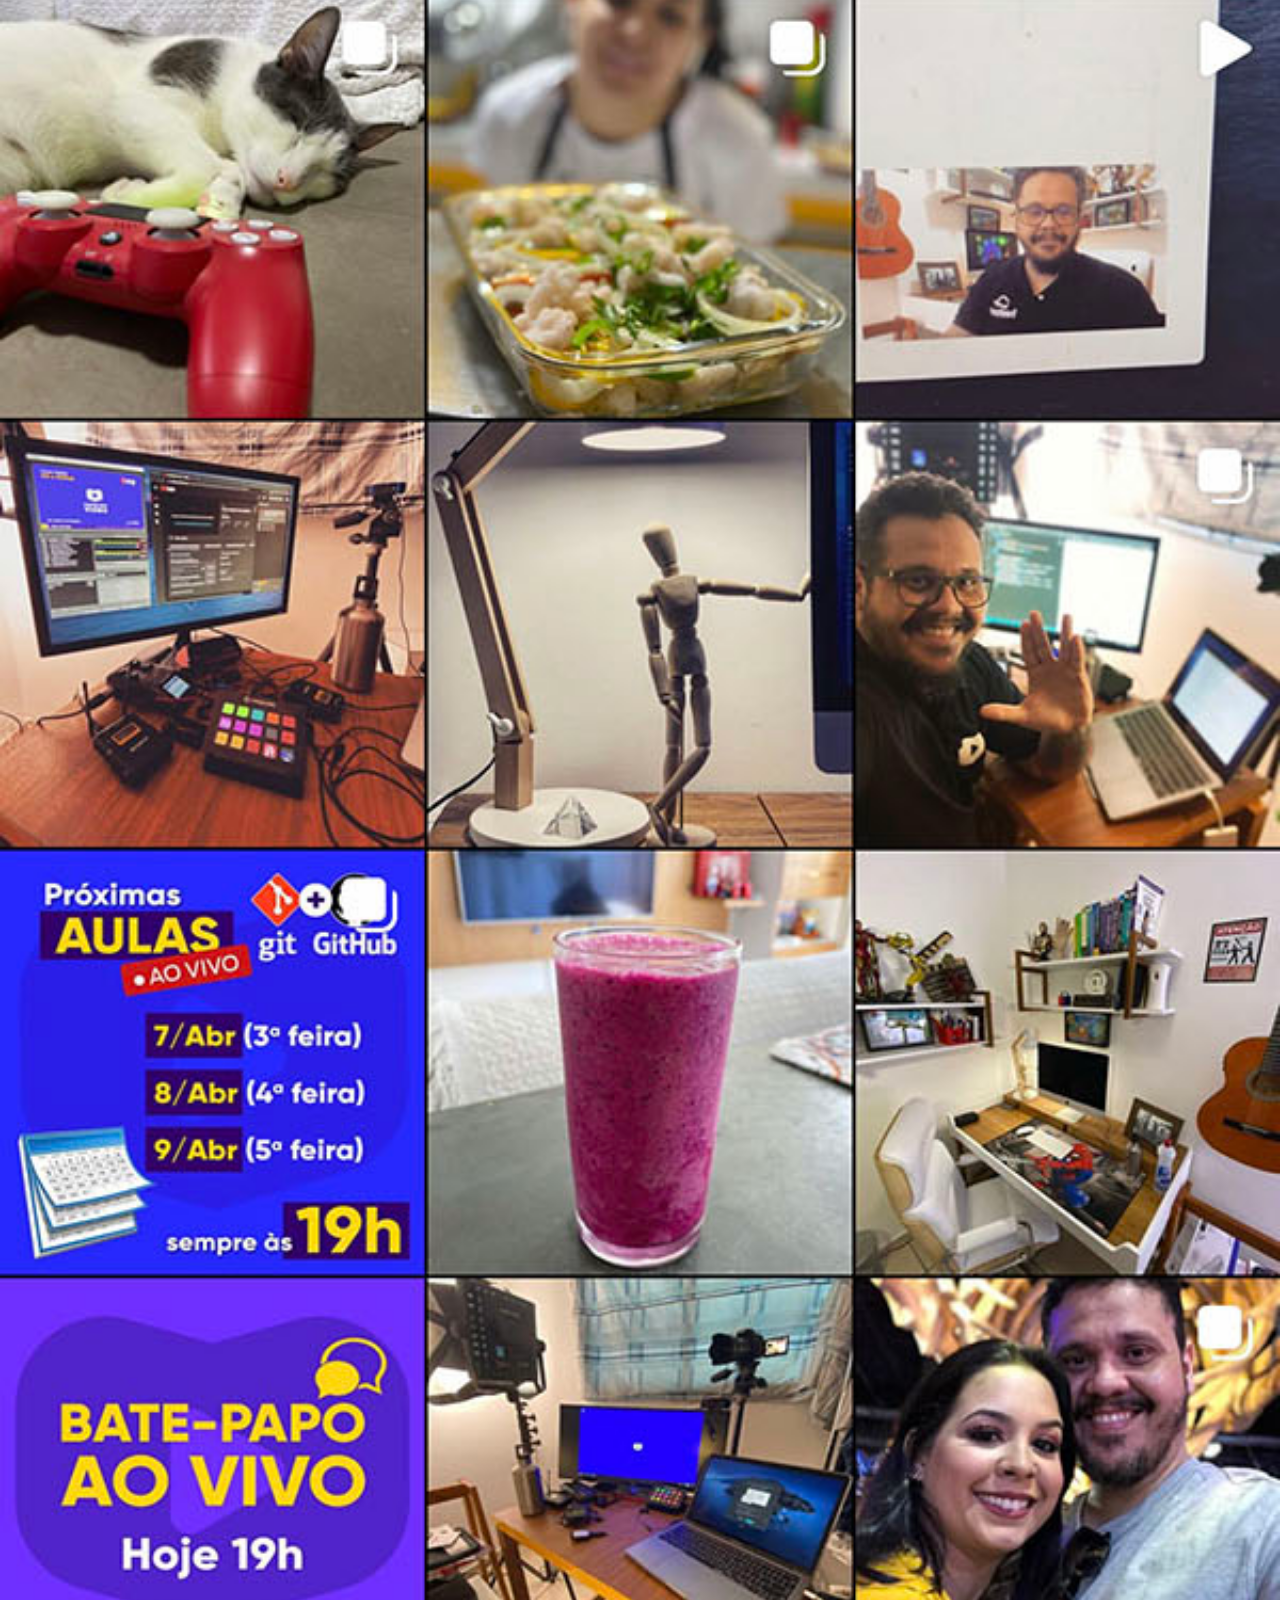
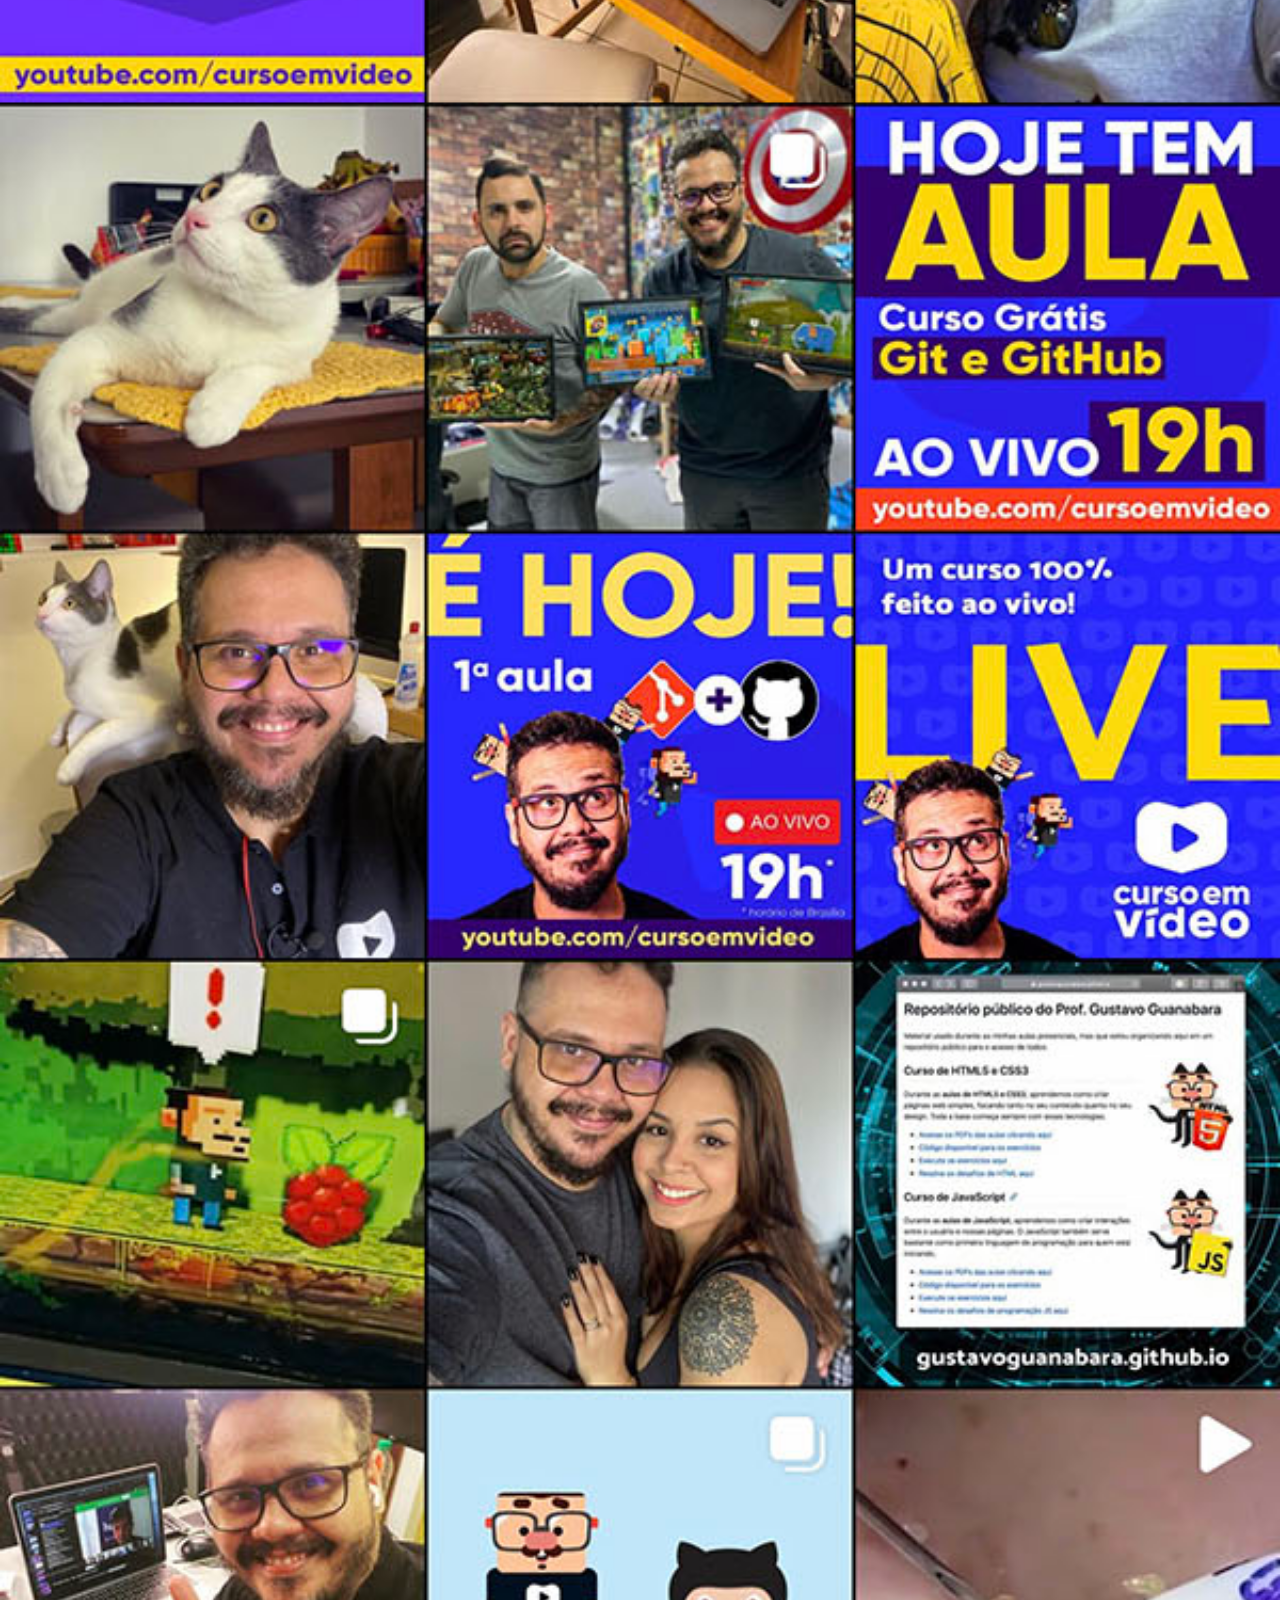
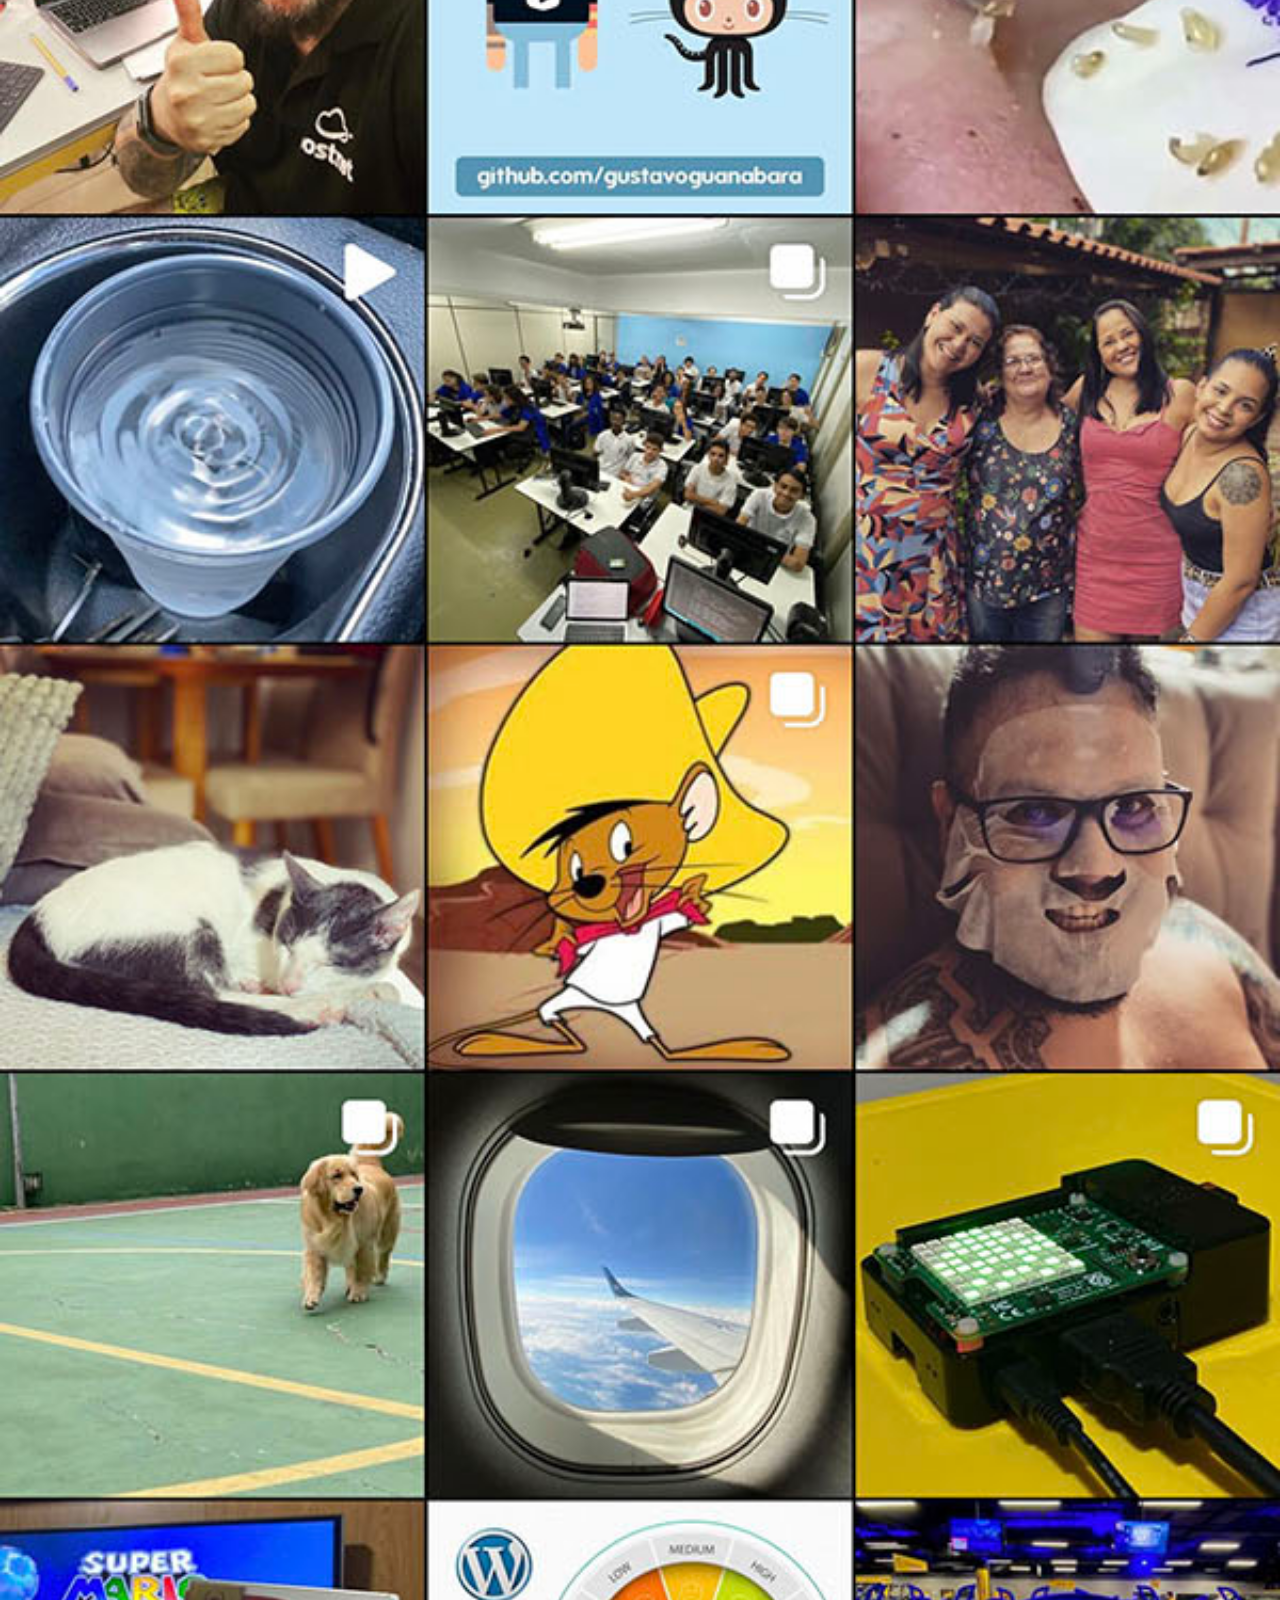
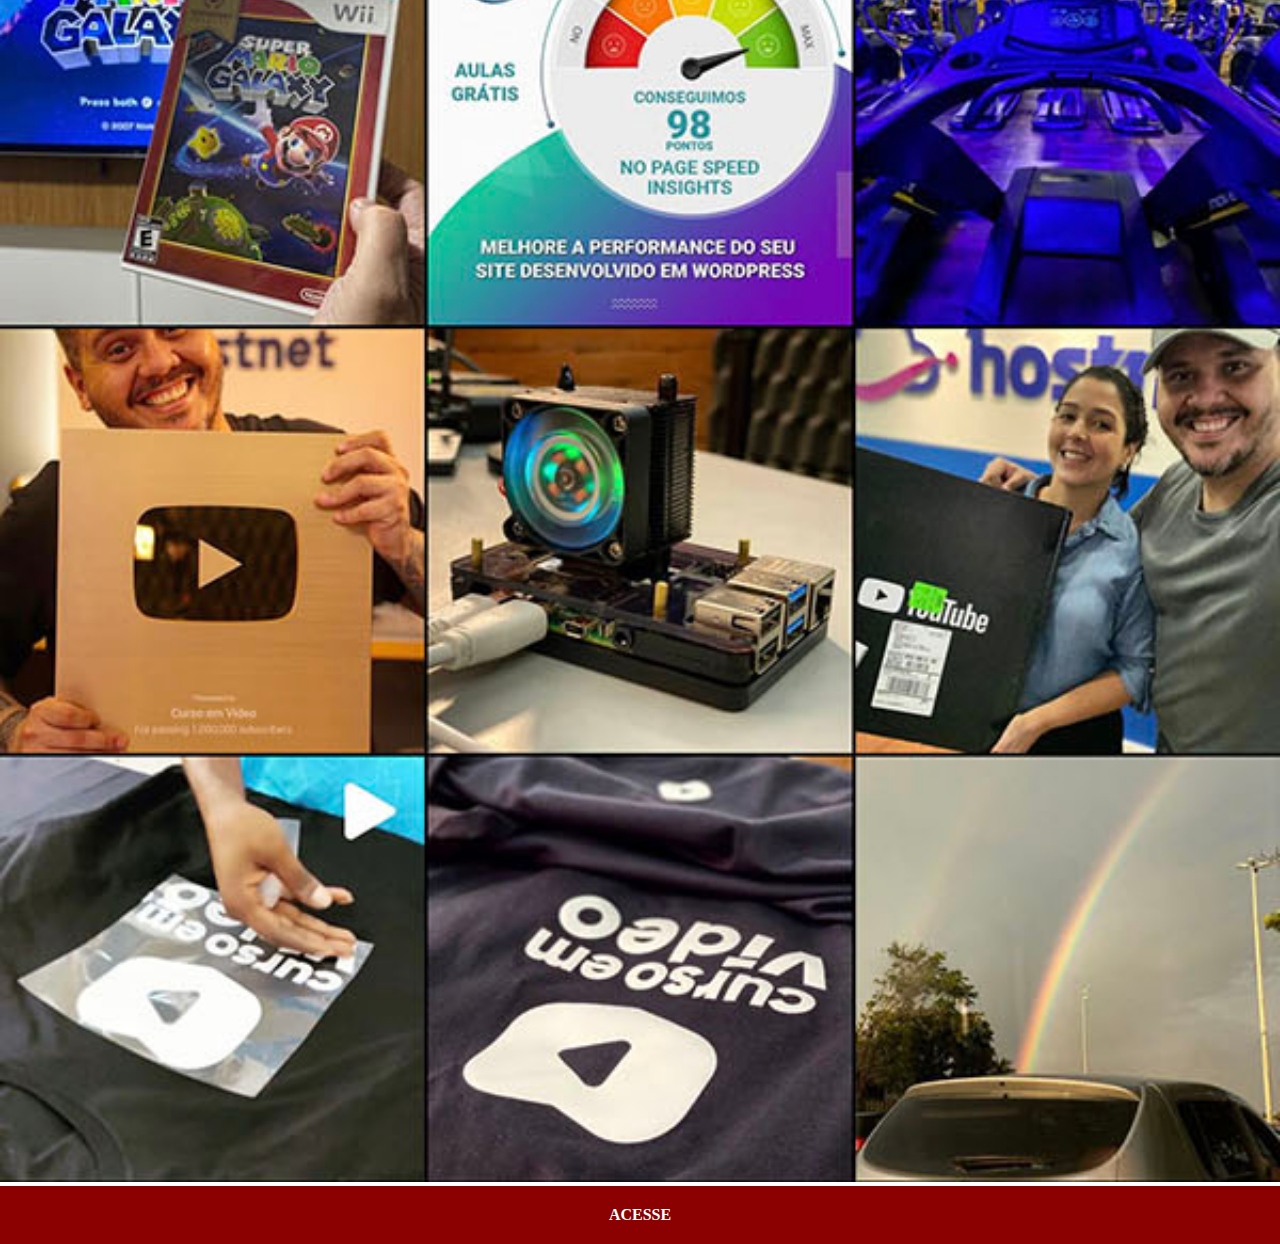
<file: instagram.html>
<!DOCTYPE html>
<html lang="pt-br">
<head>
    <meta charset="UTF-8">
    <meta name="viewport" content="width=device-width, initial-scale=1.0">
    <title>Instagram</title>
    <link rel="stylesheet" href="estilo/social.css">
</head>
<body>
    <img src="imagens/tela-instagram.jpg" alt="Instagram"> <a href="https://www.instagram.com/gustavoguanabara/" target="_blank">ACESSE</a>
</body>
</html>
</file>
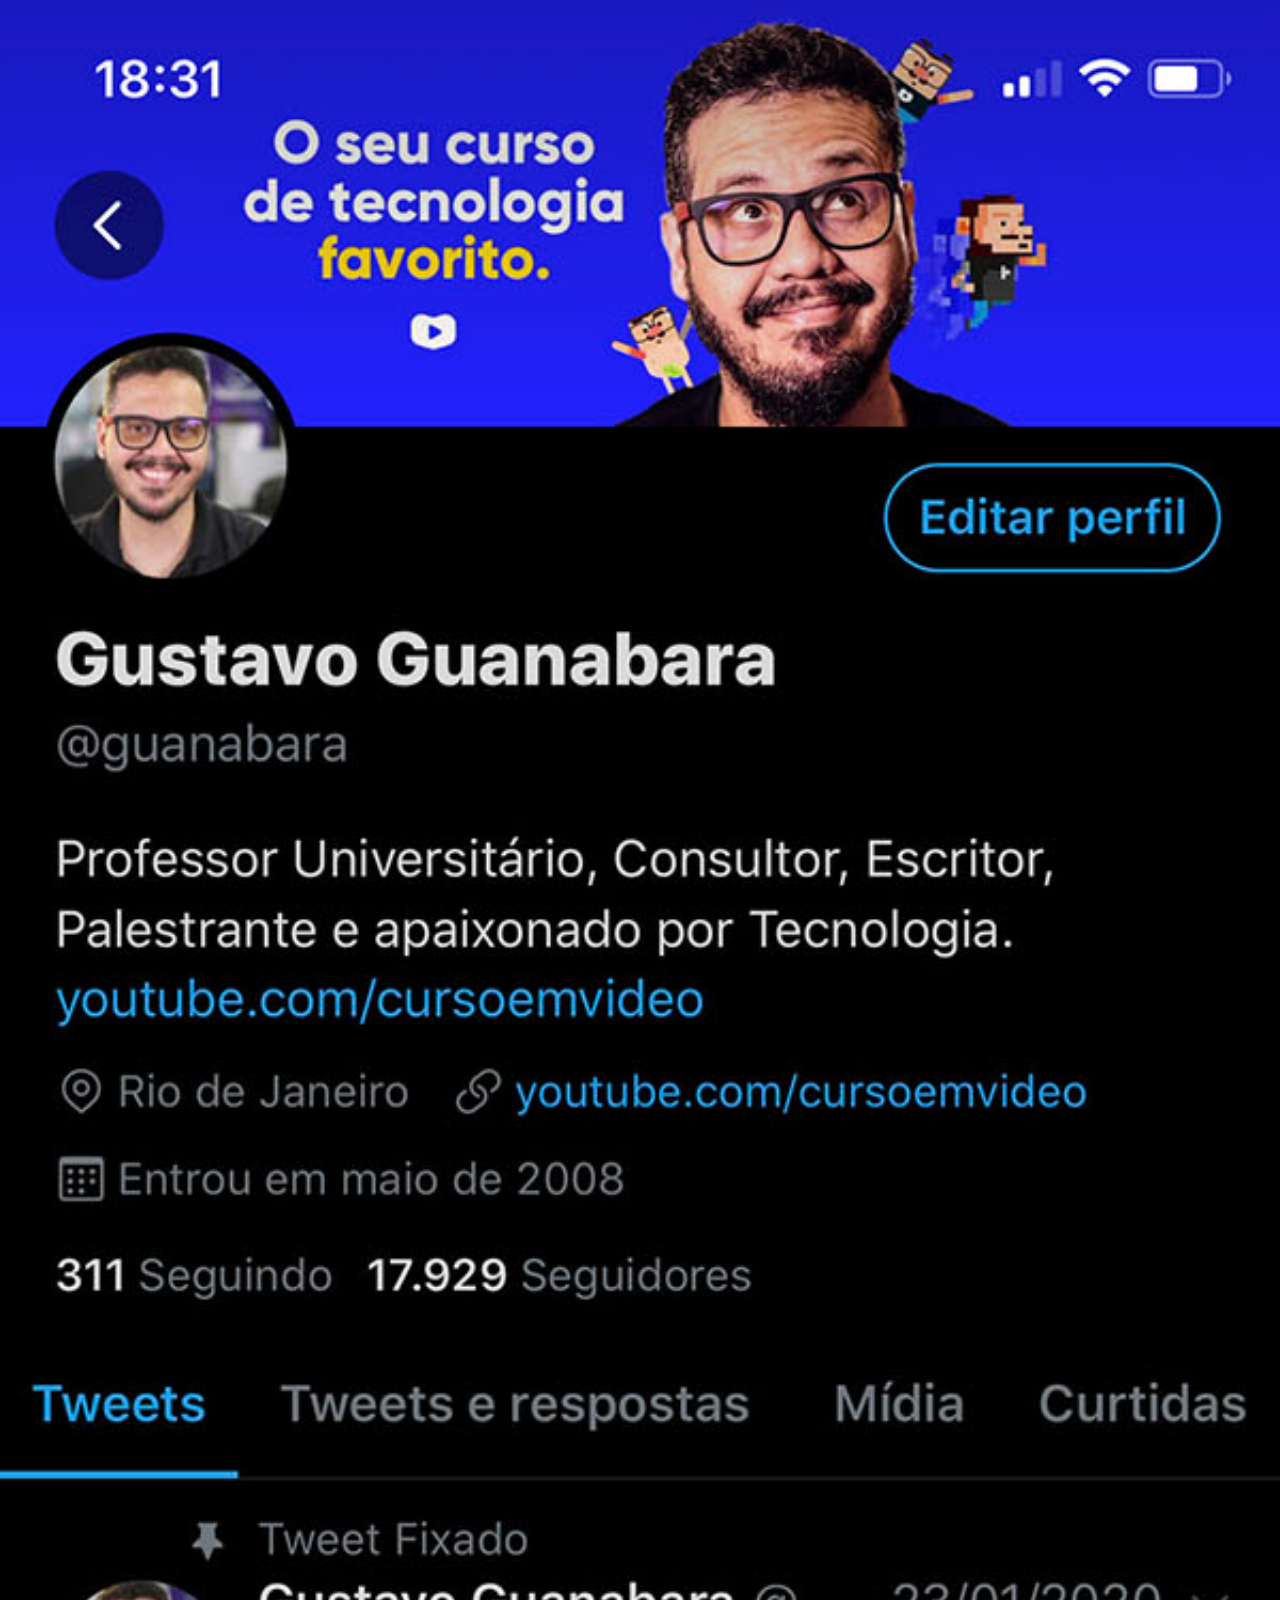
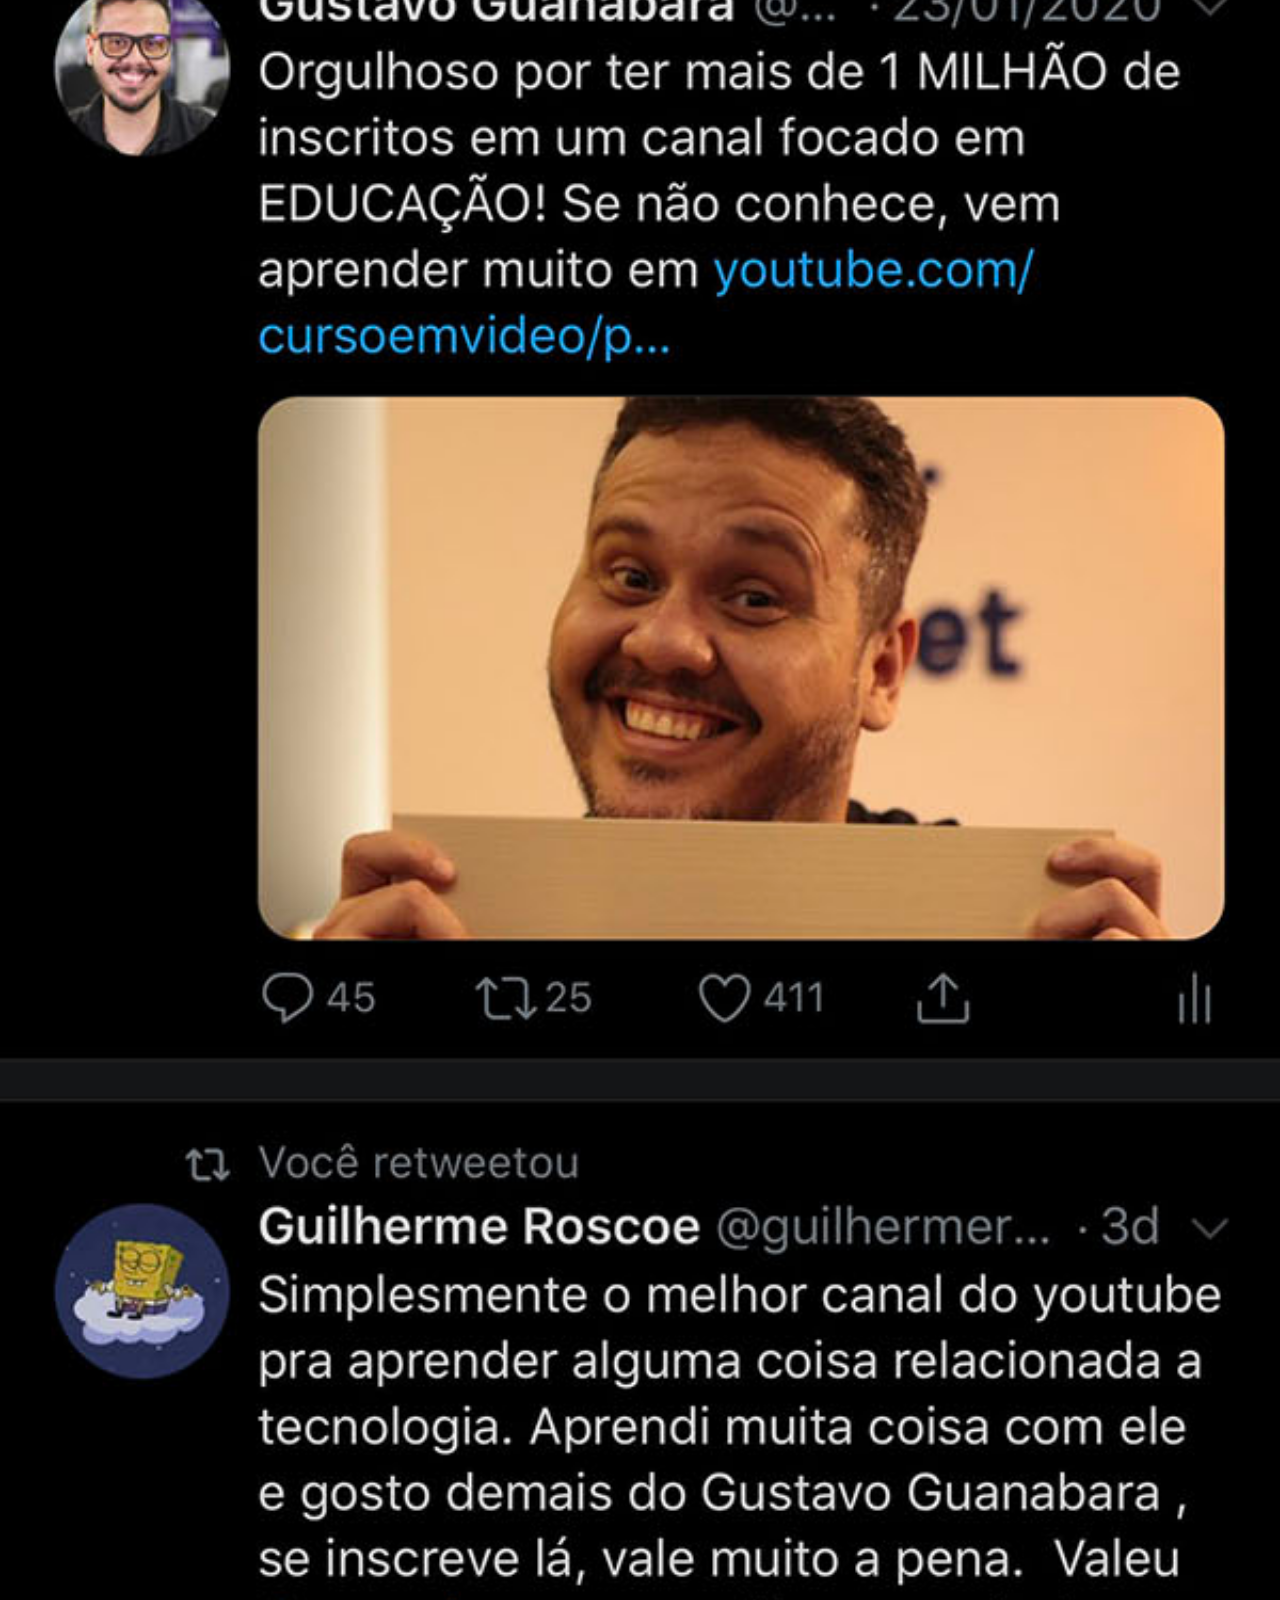
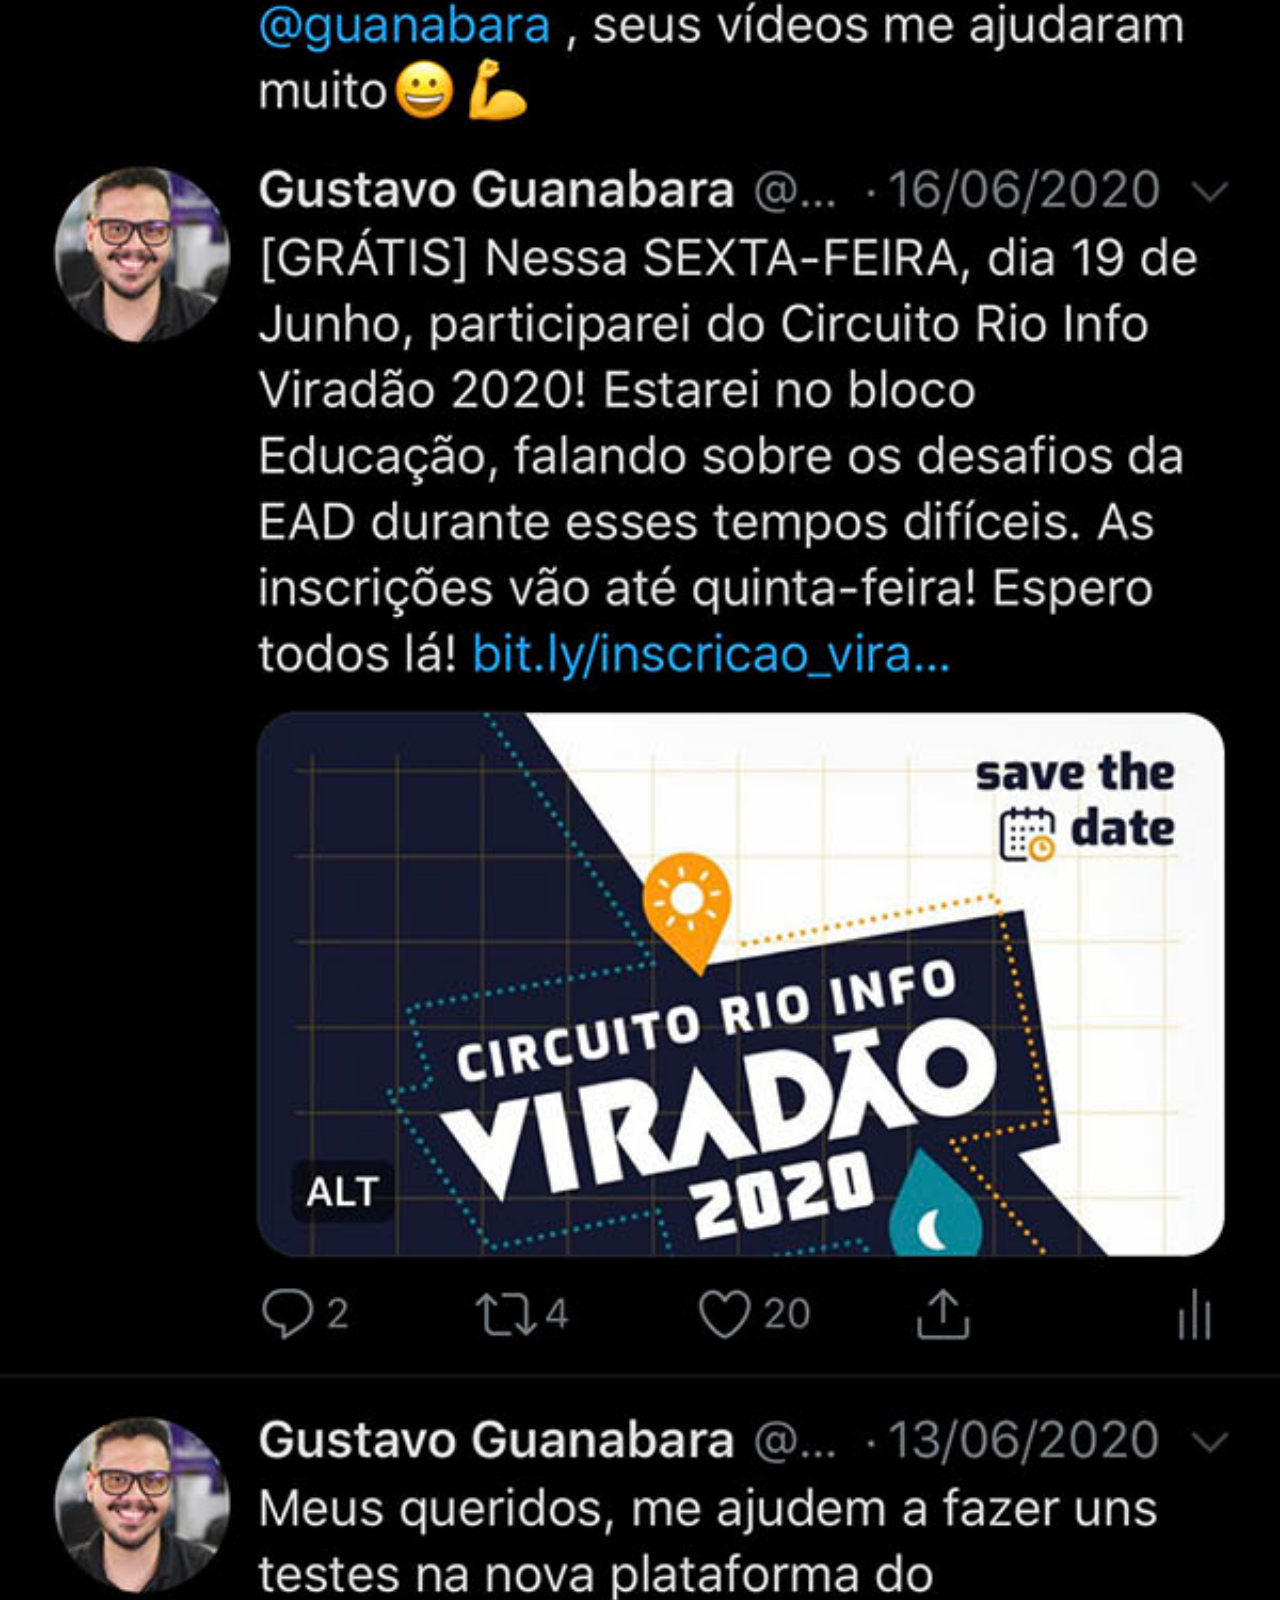
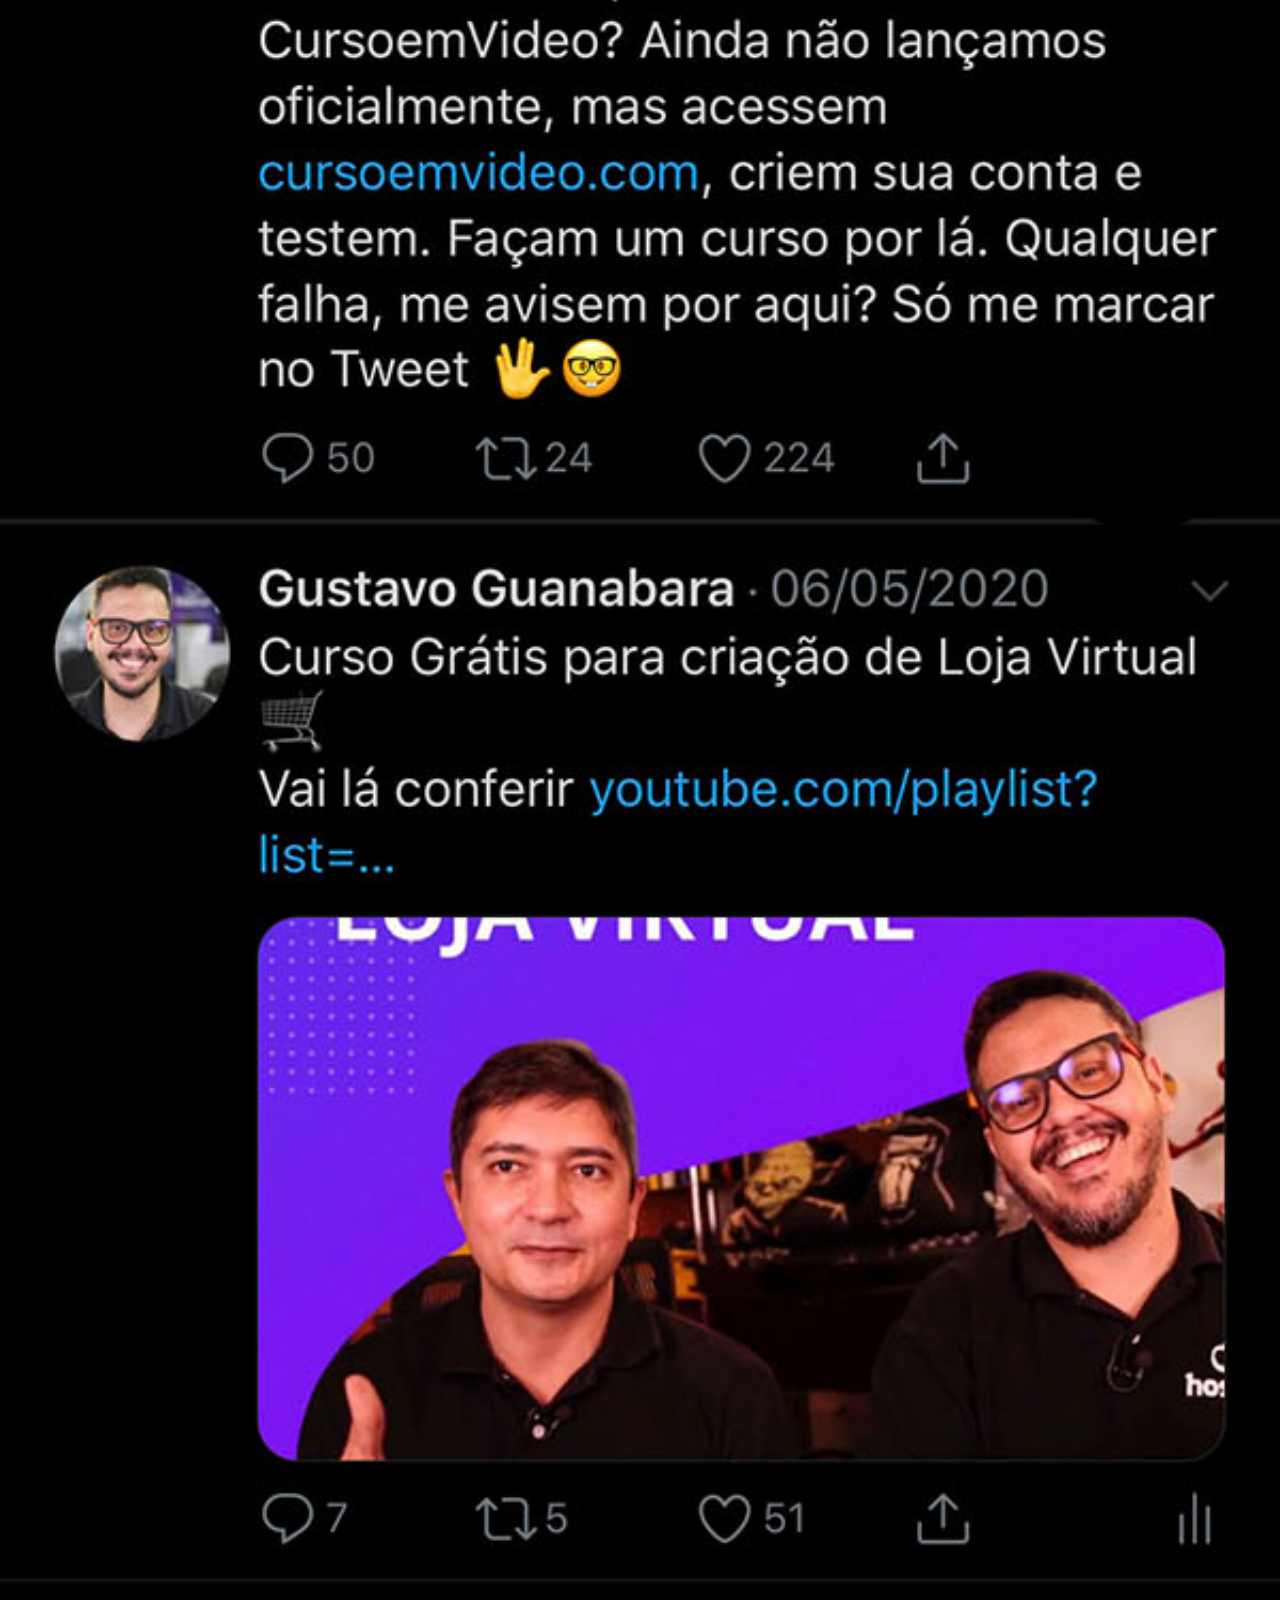
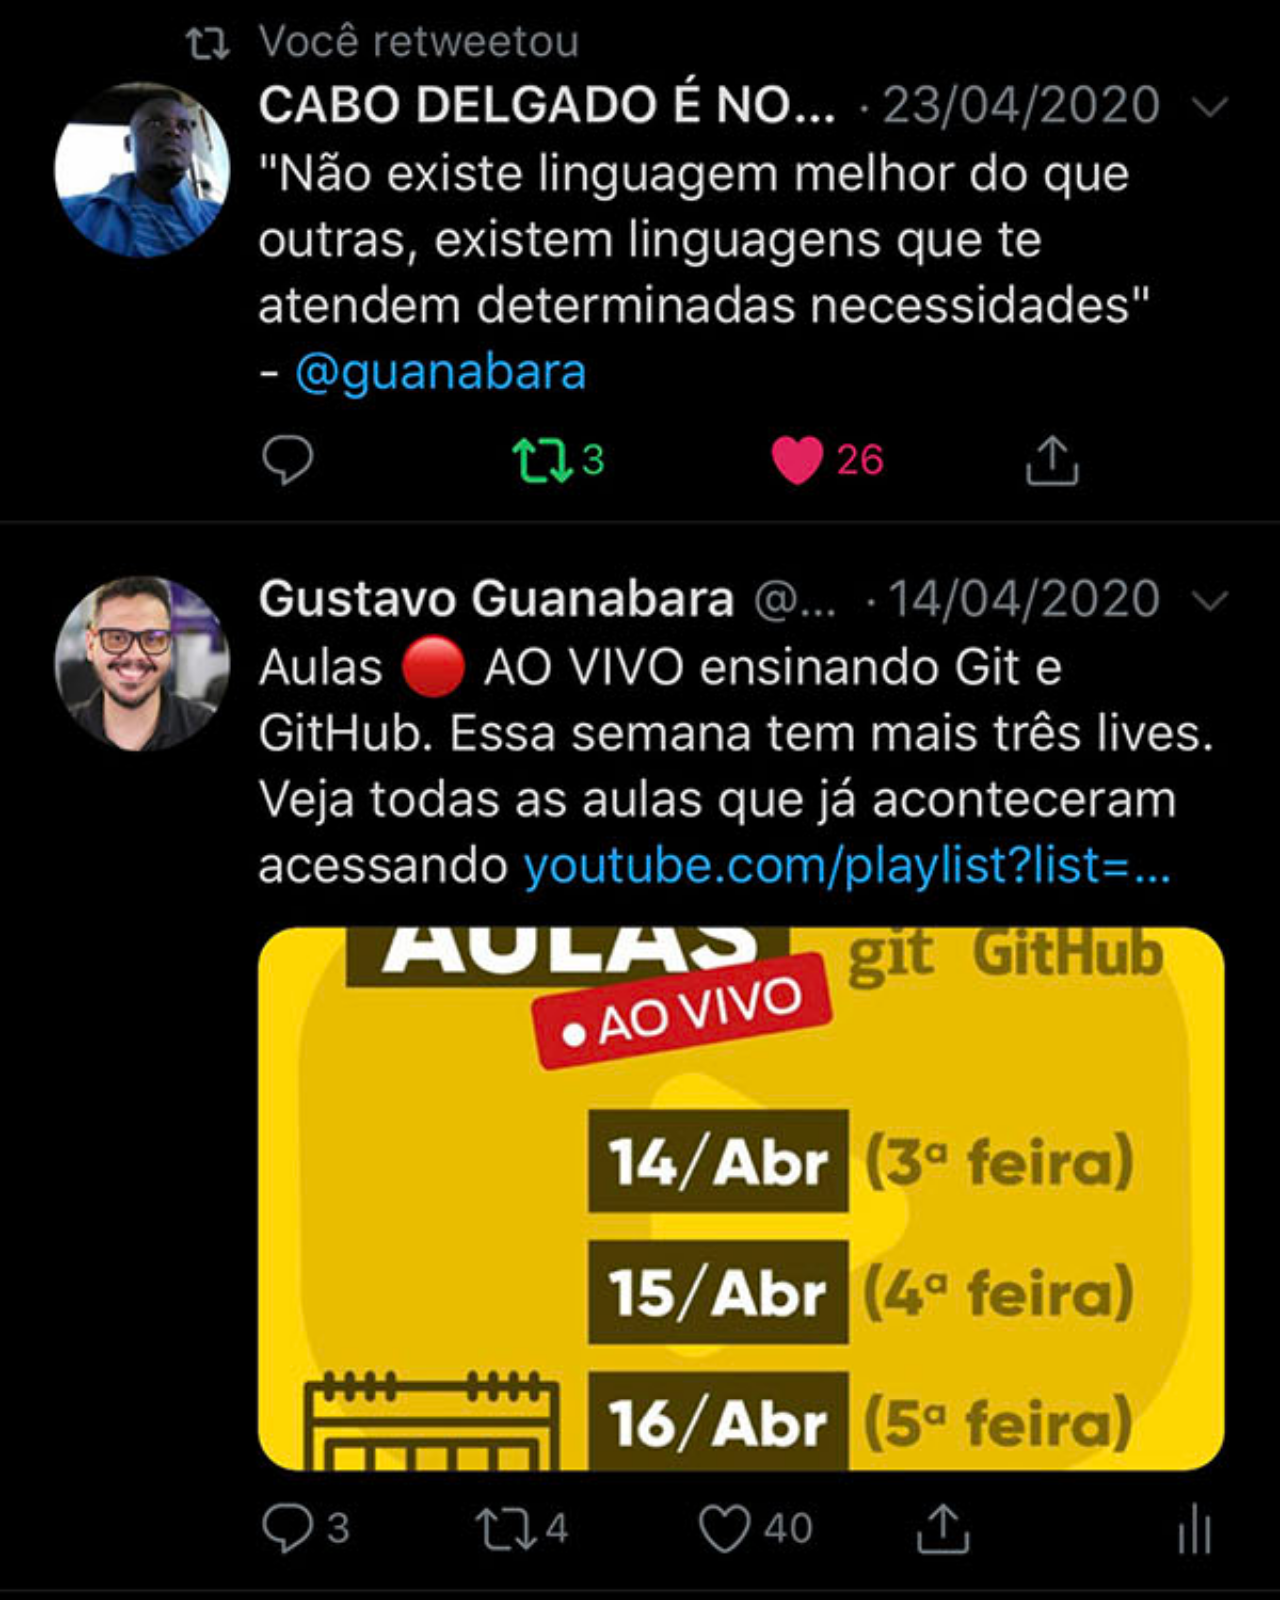
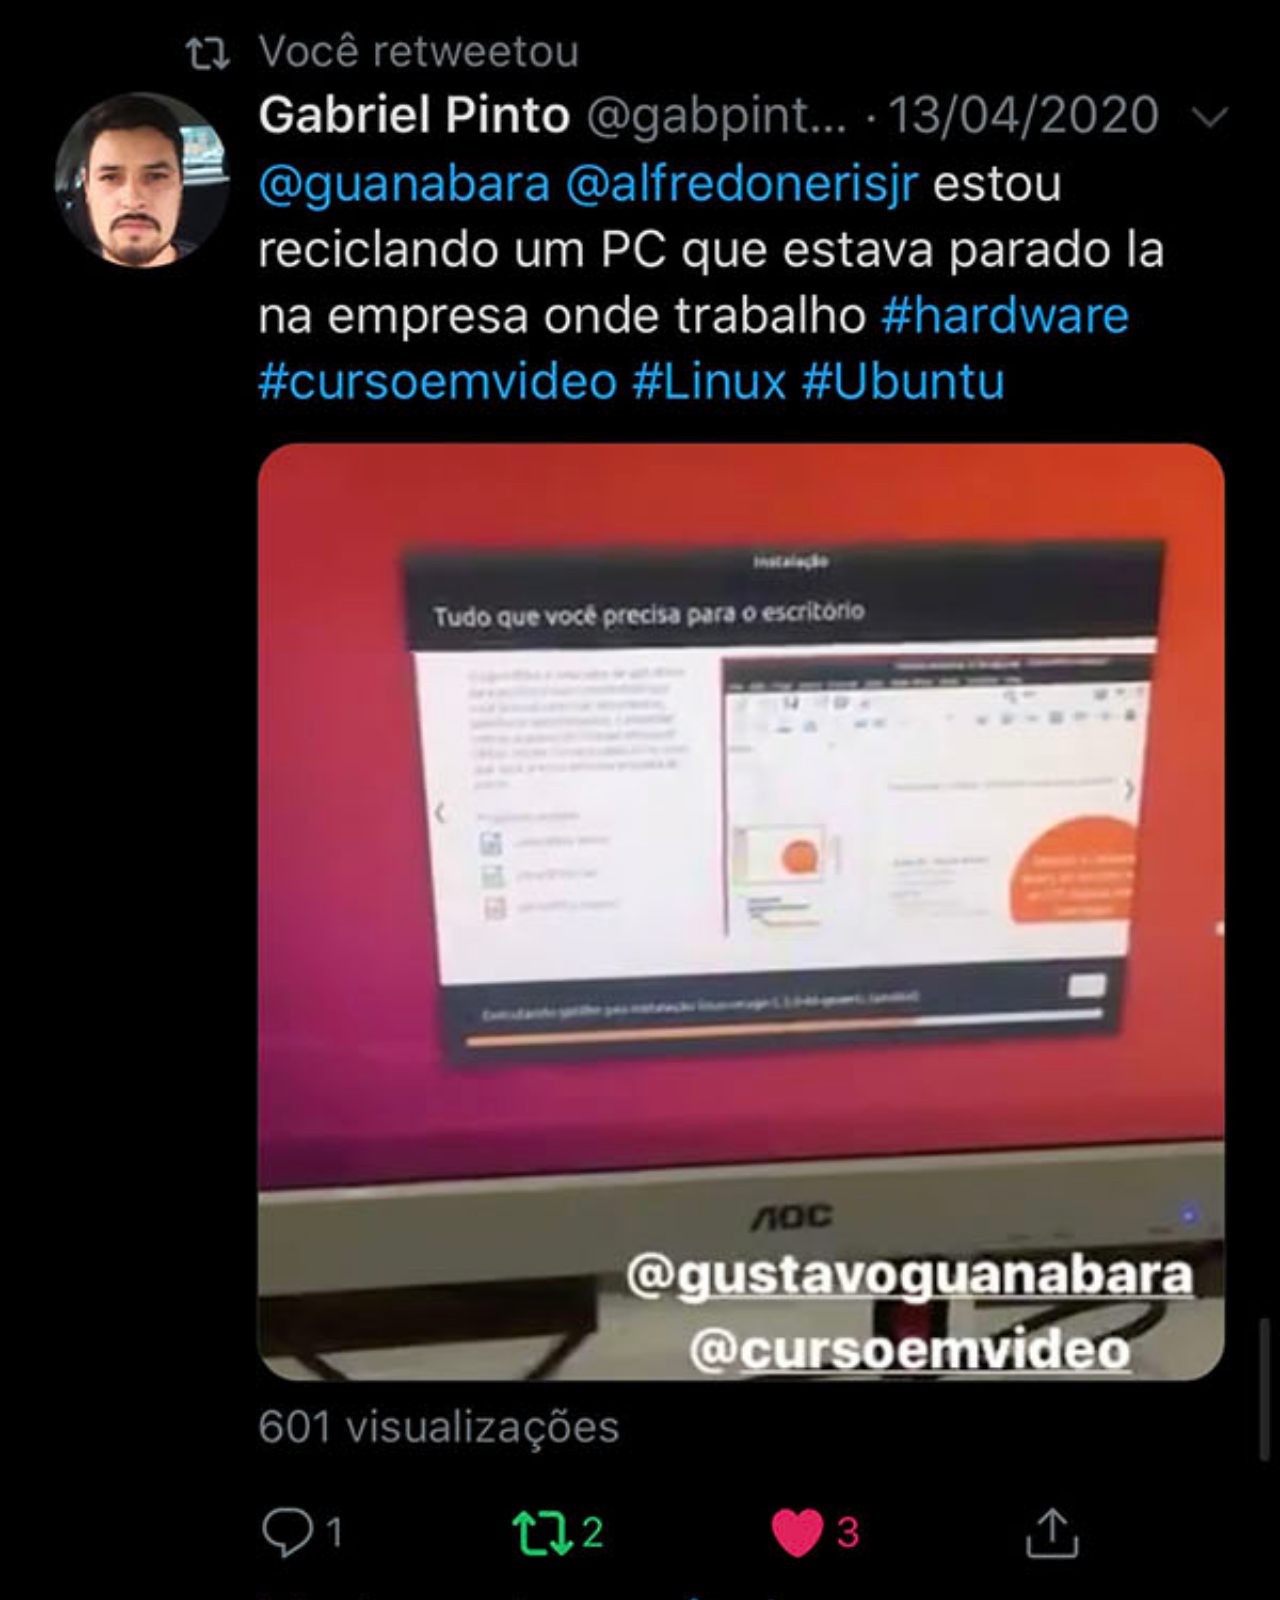
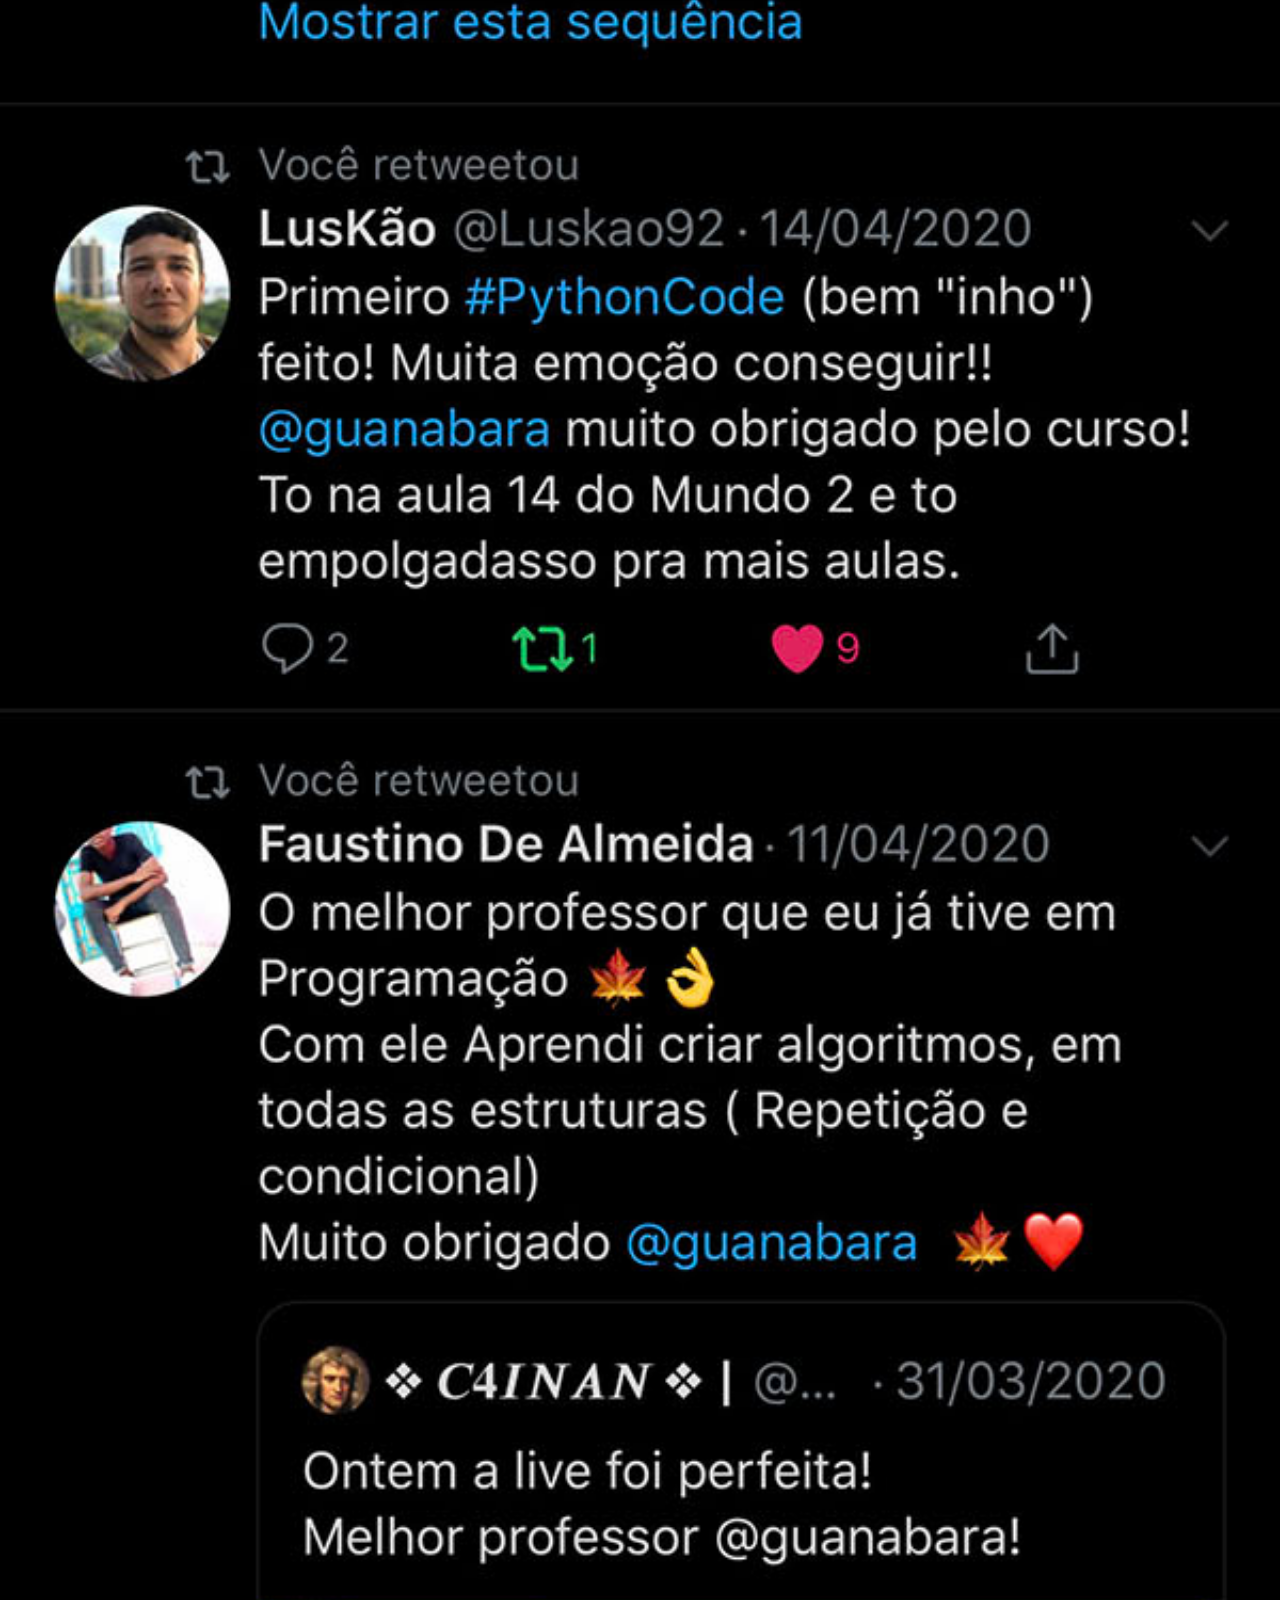
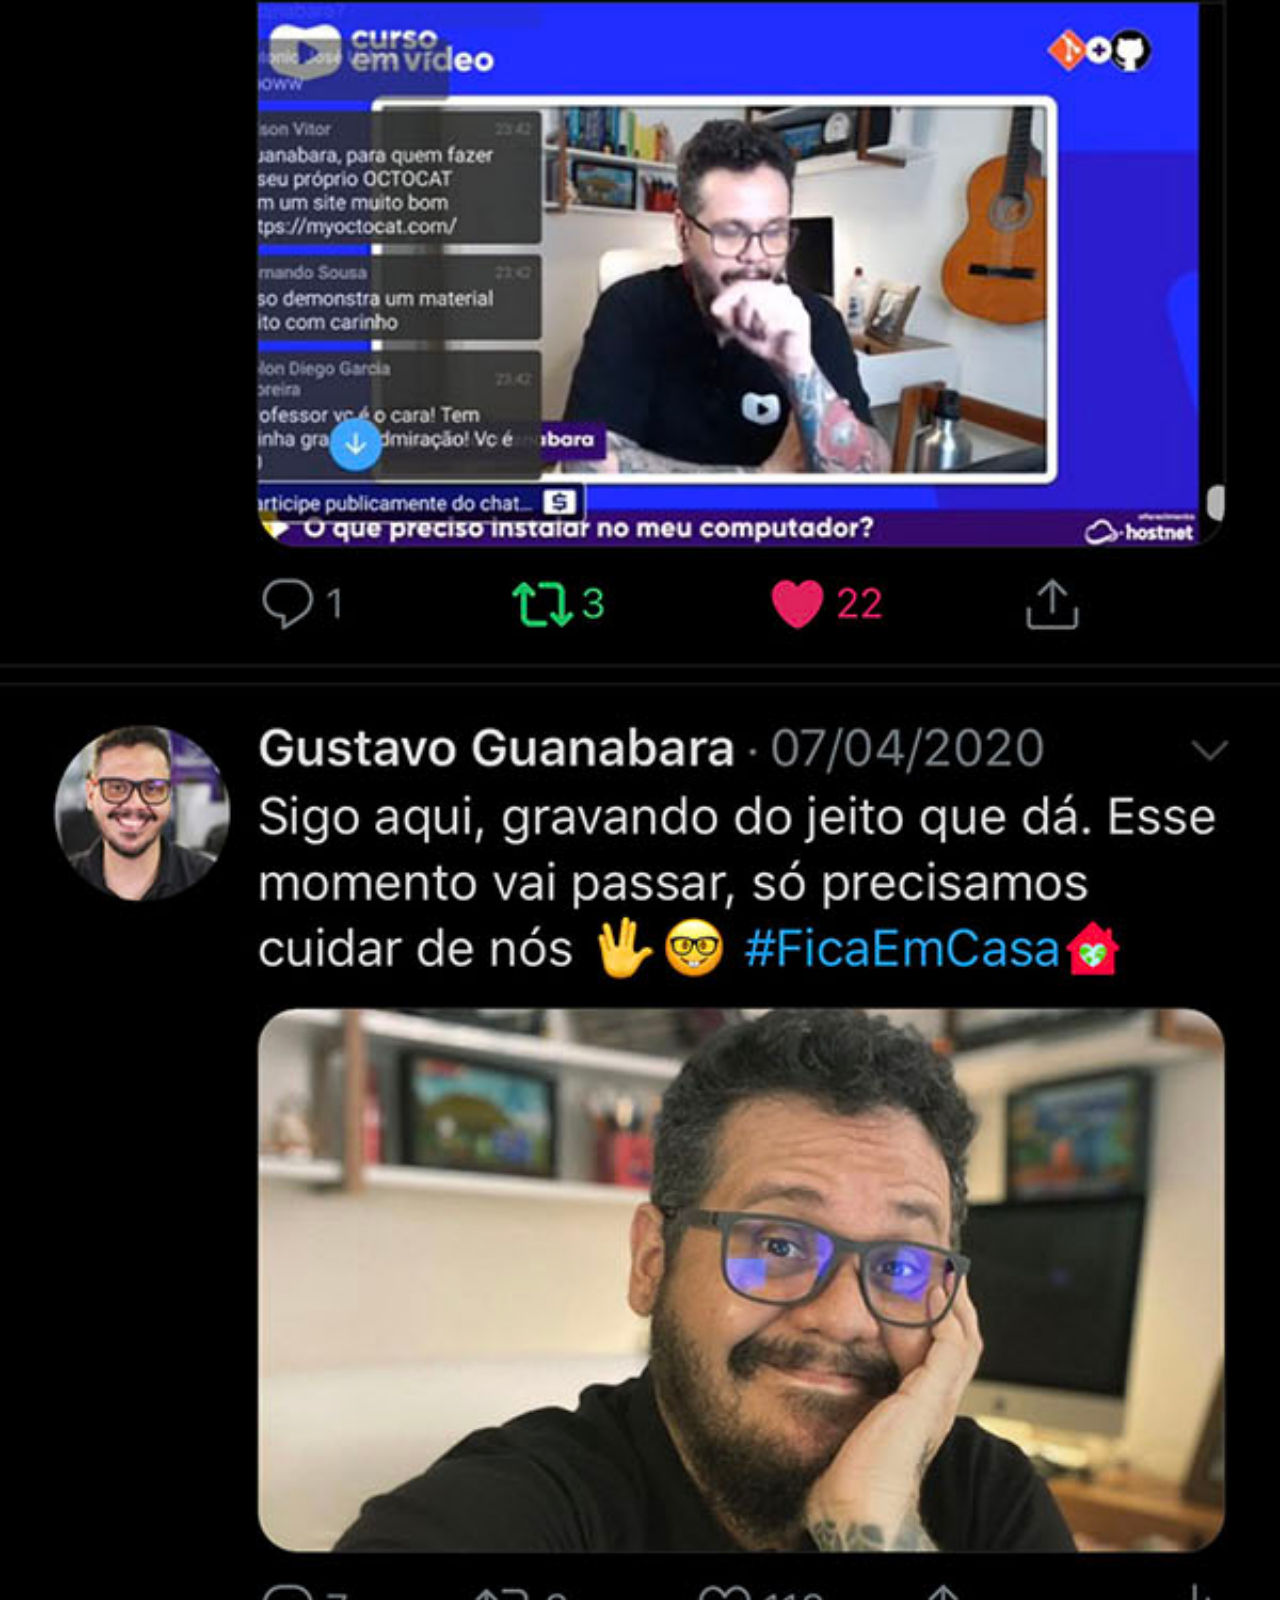
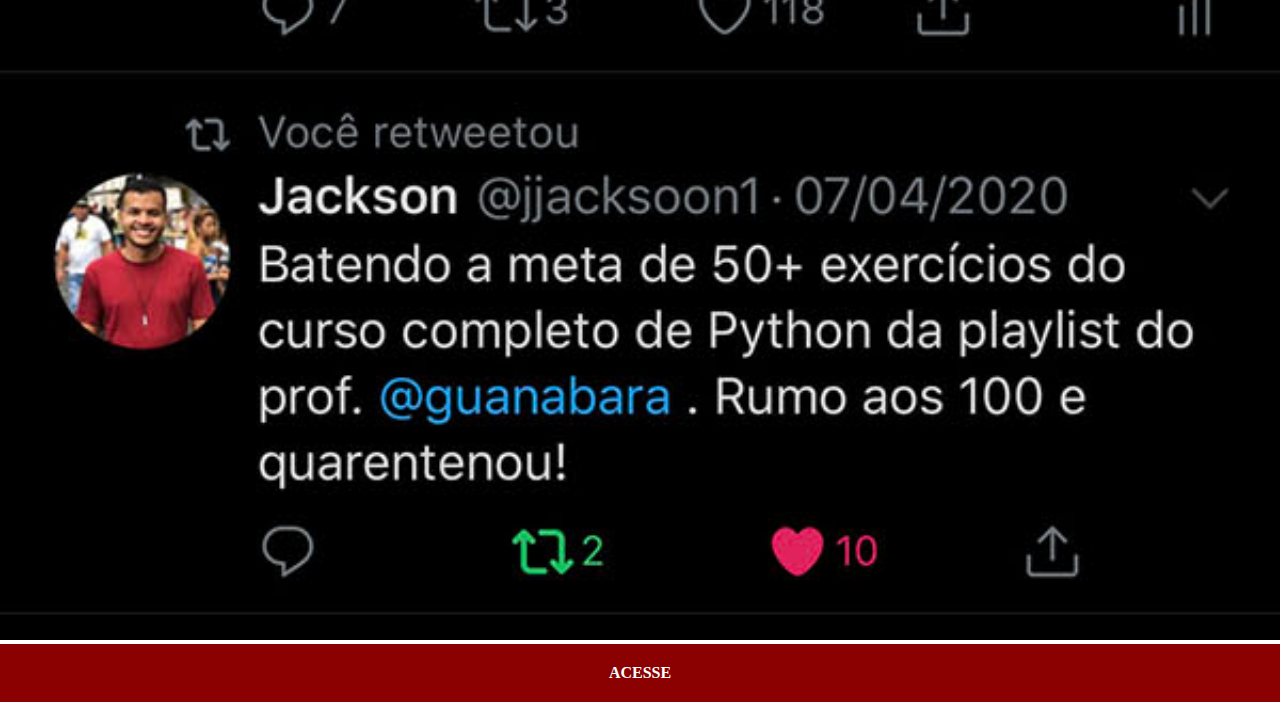
<file: twitter.html>
<!DOCTYPE html>
<html lang="pt-br">
<head>
    <meta charset="UTF-8">
    <meta name="viewport" content="width=device-width, initial-scale=1.0">
    <title>Twitter</title>
    <link rel="stylesheet" href="estilo/social.css">
</head>
<body>
    <img src="imagens/tela-twitter.jpg" alt="Twitter"> <a href="https://twitter.com/guanabara" target="_blank">ACESSE</a>
</body>
</html>
</file>
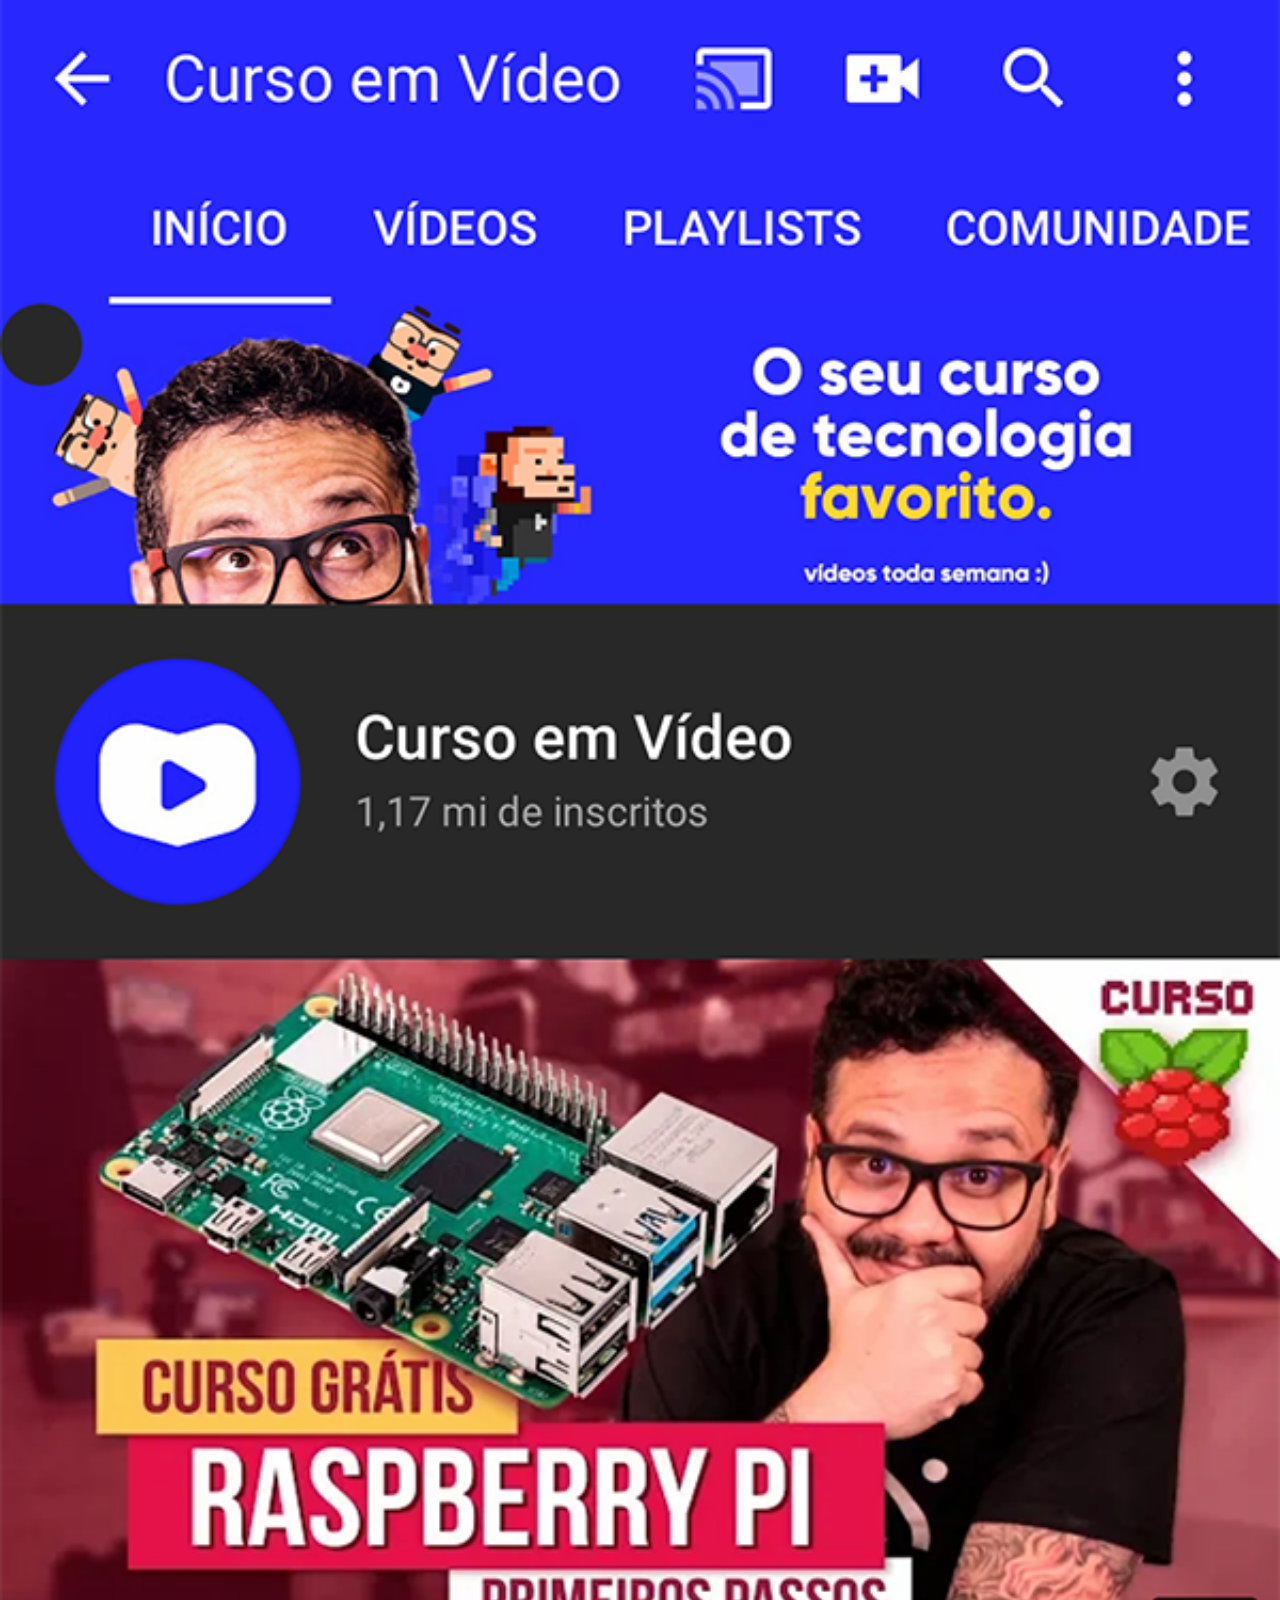
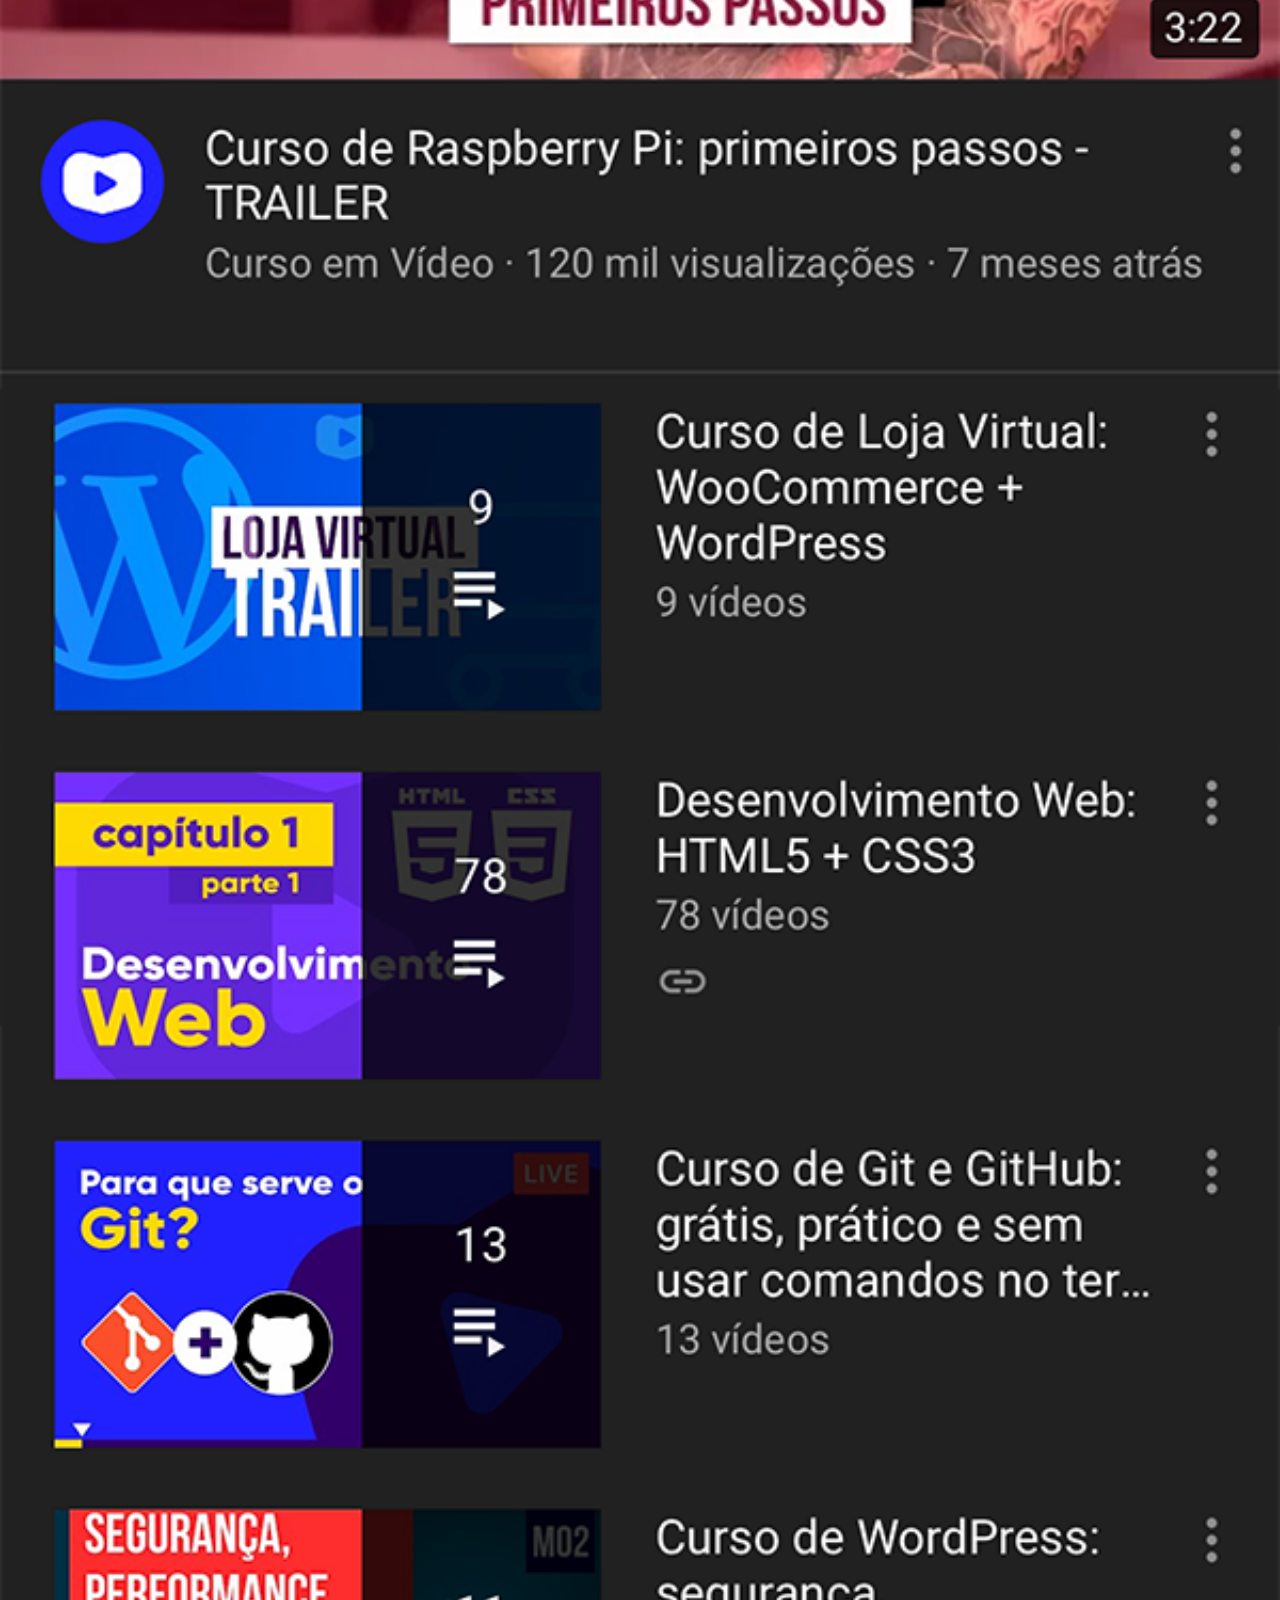
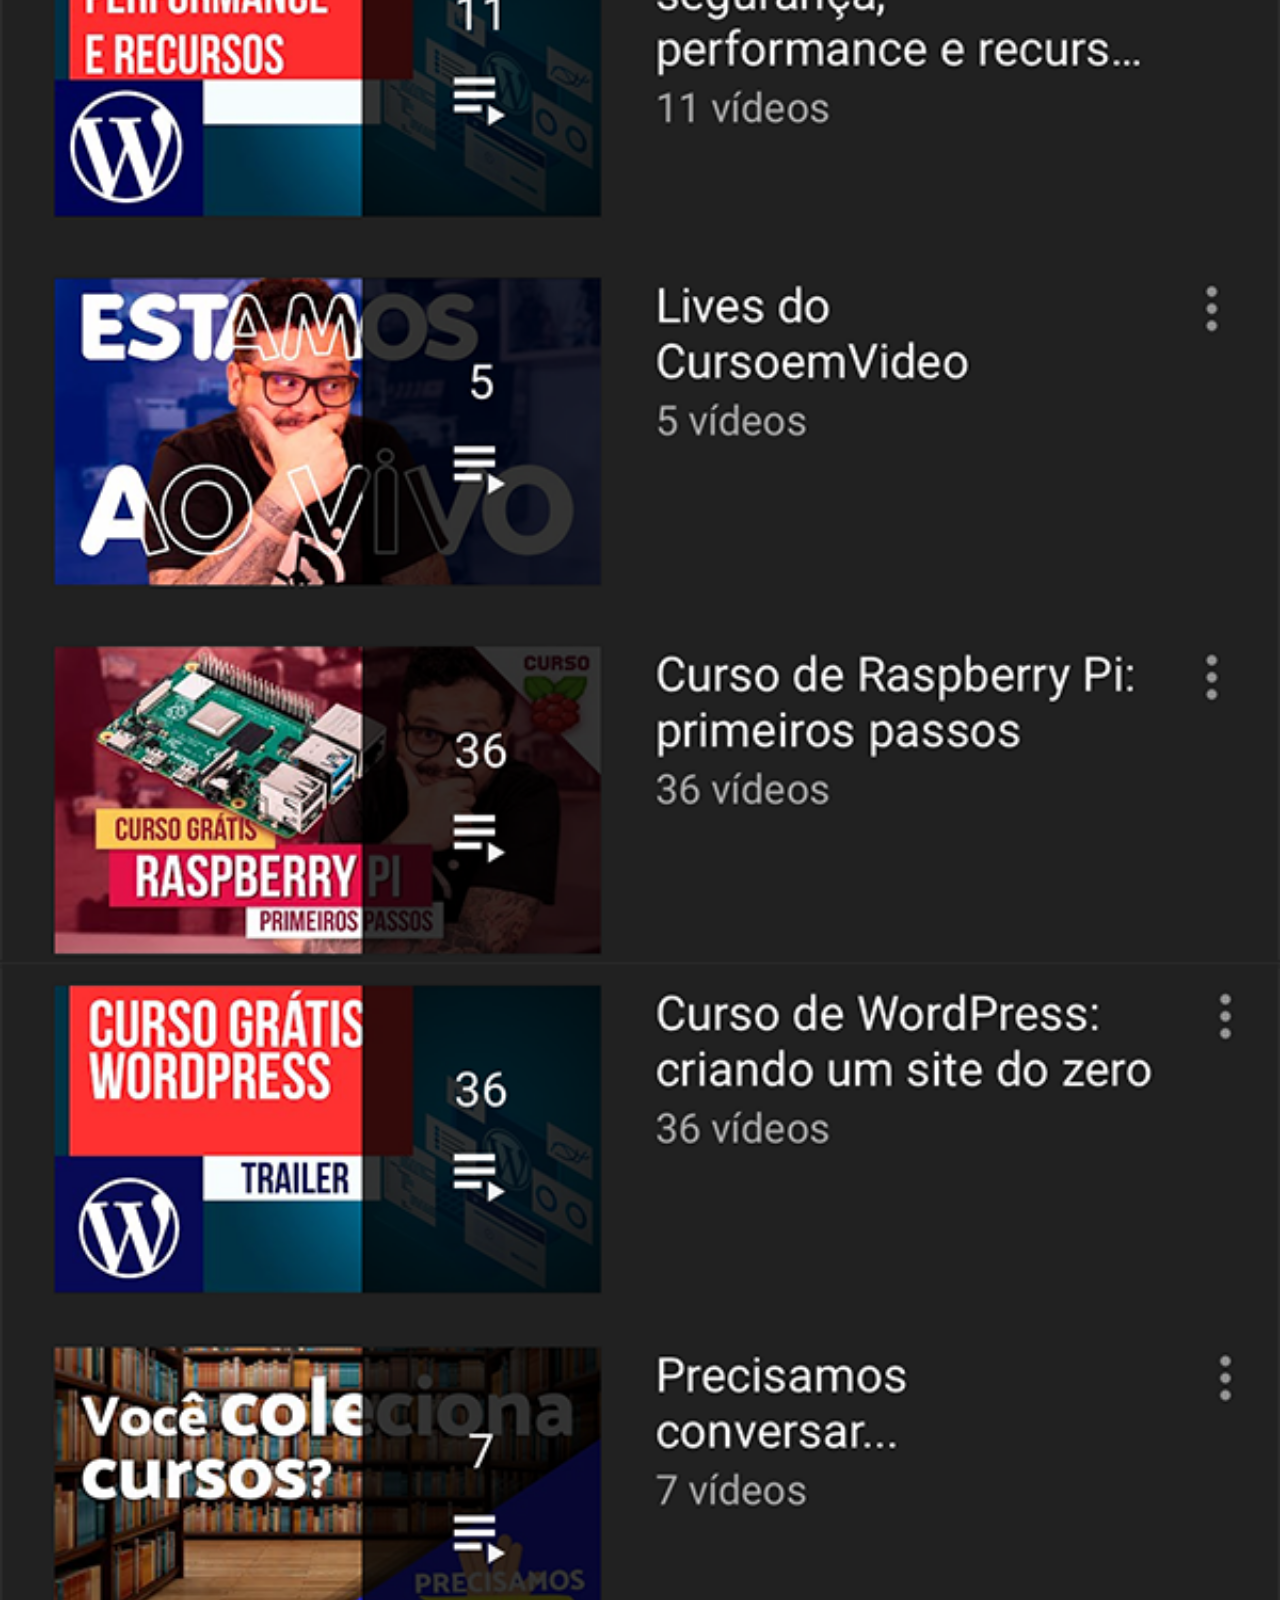
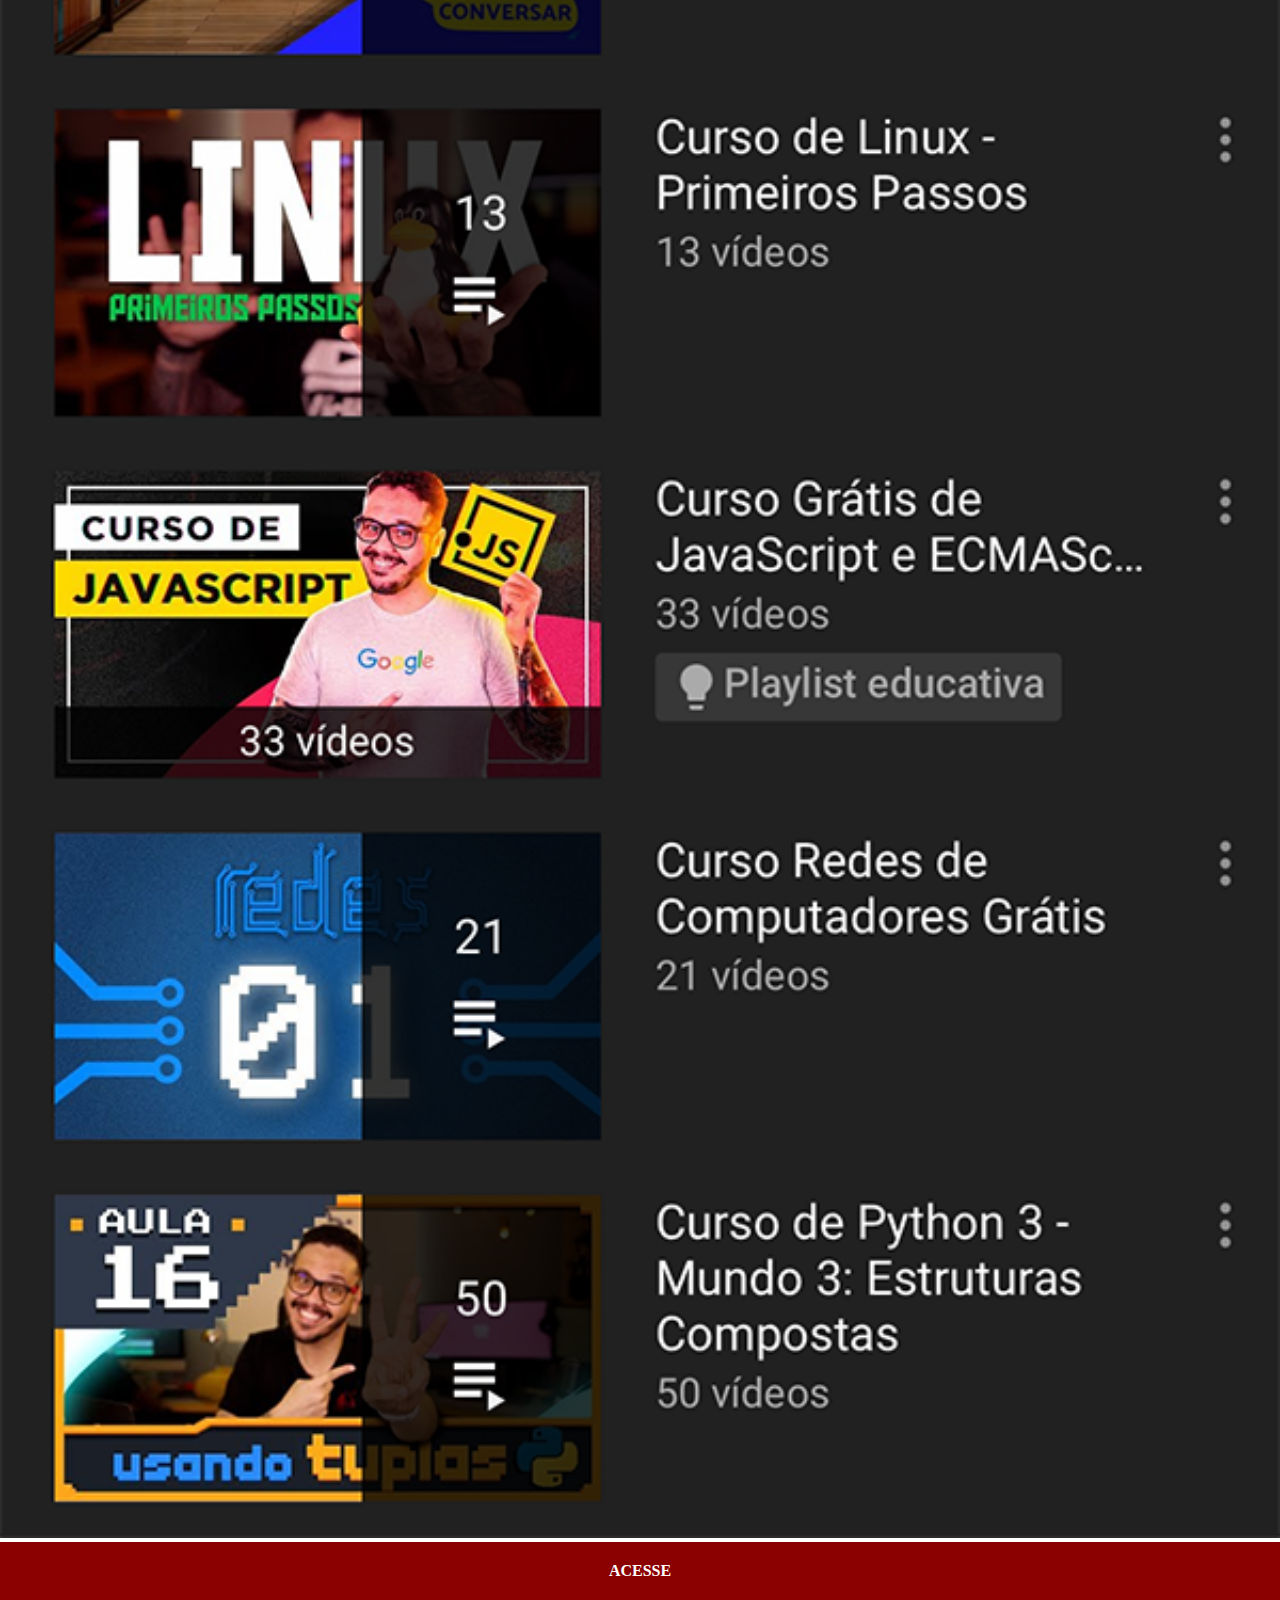
<file: youtube.html>
<!DOCTYPE html>
<html lang="pt-br">
<head>
    <meta charset="UTF-8">
    <meta name="viewport" content="width=device-width, initial-scale=1.0">
    <title>Youtube</title>
    <link rel="stylesheet" href="estilo/social.css">
</head>
<body>
    <img src="imagens/tela-youtube.png" alt="Youtube"> <a href="https://www.youtube.com/@CursoemVideo" target="_blank">ACESSE</a>
</body>
</html>
</file>
<file: estilos/style.css>
@charset "UTF-8"


* {
    
    font-family: Arial, Helvetica, sans-serif;
}

html, body {
    height: 100vh;
    width: 100vw;
    background-color: black;
    margin: 0px;
    padding: 0px;
}

body {
    background: url(../imagens/fundo-madeira.jpg) no-repeat top center;
    background-size: cover;
    background-attachment: fixed;
}

main {
    position: relative;
    height: 100vh;
}

section#telefone {
    position: absolute;
    top: 50%;
    left: 50%;
    transform: translate(-50%, -50%);

    height: 623px;
    width: 311px;
    background: url(../imagens/frame-iphone.png) no-repeat;
}

iframe#tela {
    position: relative;
    top: 80px;
    left: 22px;
    width: 263px;
    height: 471px;


}

section#redes-sociais img {
    width: 60px;
    margin: 10px;
    border-radius: 50%;
    box-shadow: 2px 2px 5px rgba(0, 0, 0, 0.418);
    box-sizing: border-box;

}

section#redes-sociais {
    text-align: right;
}

section#redes-sociais img:hover {
    border: 2px solid rgba(255, 255, 255, 0.623);
    transform: translate(-3px, -3px);
    box-shadow: 5px 5px 10px rgba(0, 0, 0, 0.61);
    transition: transform .5s, border 1s;
}
</file>
<file: estilo/social.css>
@charset "UTF-8"

* {
    font-family: Arial, Helvetica, sans-serif;
}

::-webkit-scrollbar {
    width: 0px;
    height: 0px;
}
img {
    width: 100vw;


}

body { 
    margin: 0px;
    padding: 0px;
}
a:hover {
    background-color: red;
}
a {
    display: block;
    background-color: darkred;
    color: white;
    padding: 20px;
    text-align: center;
    font-weight: bolder;
    text-decoration: none;
}
</file>
